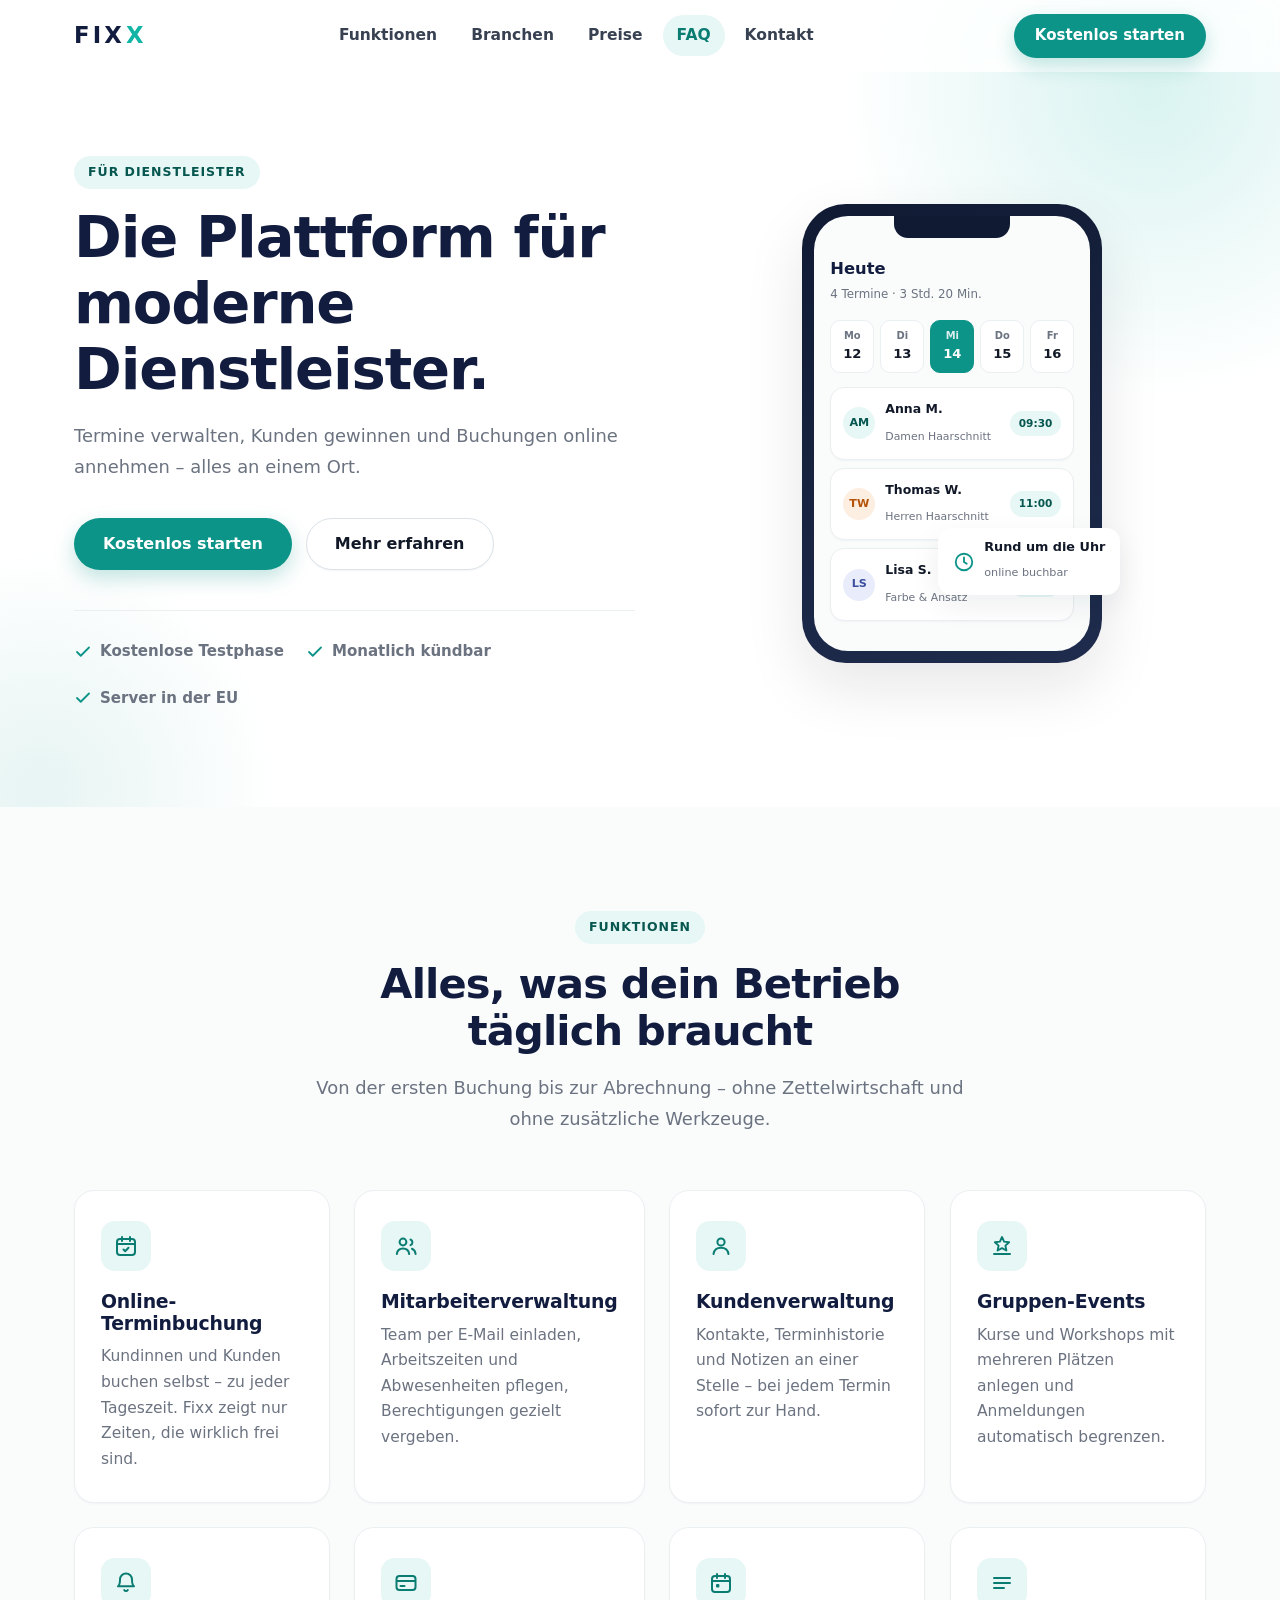
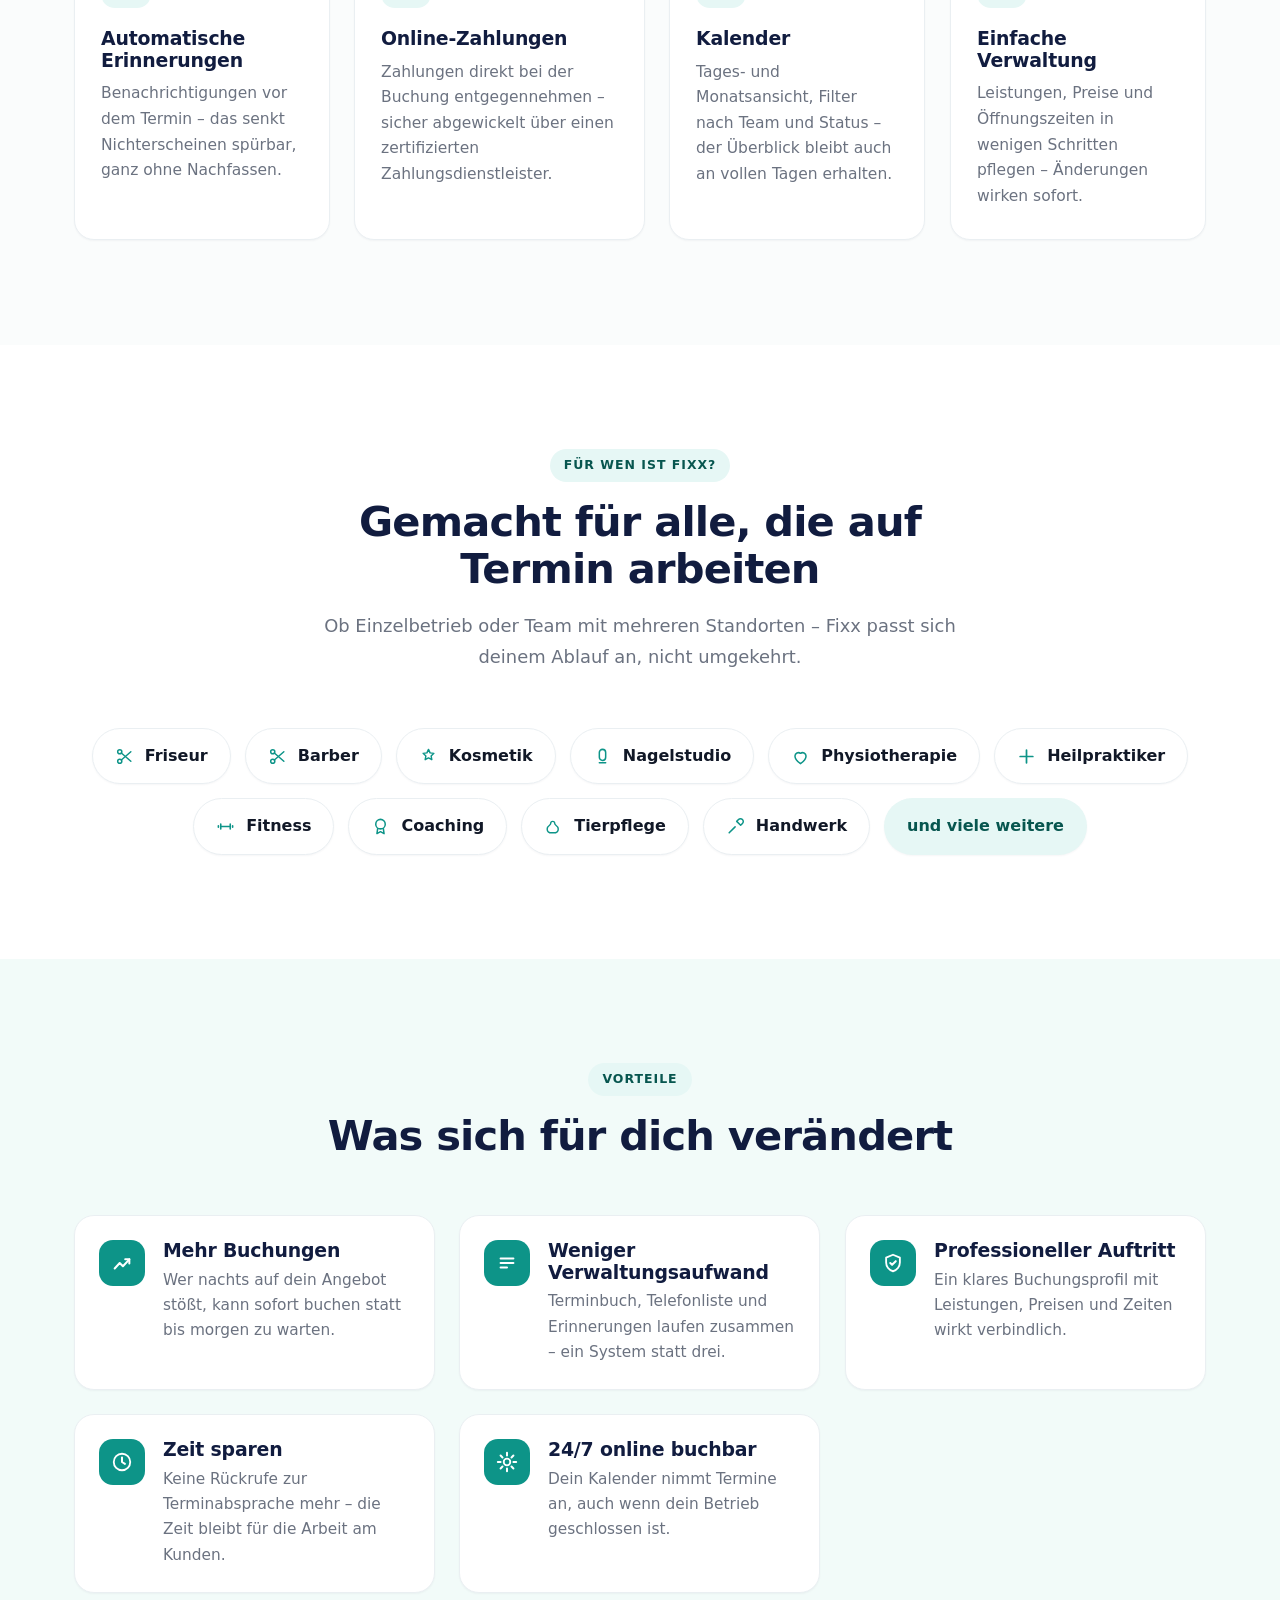
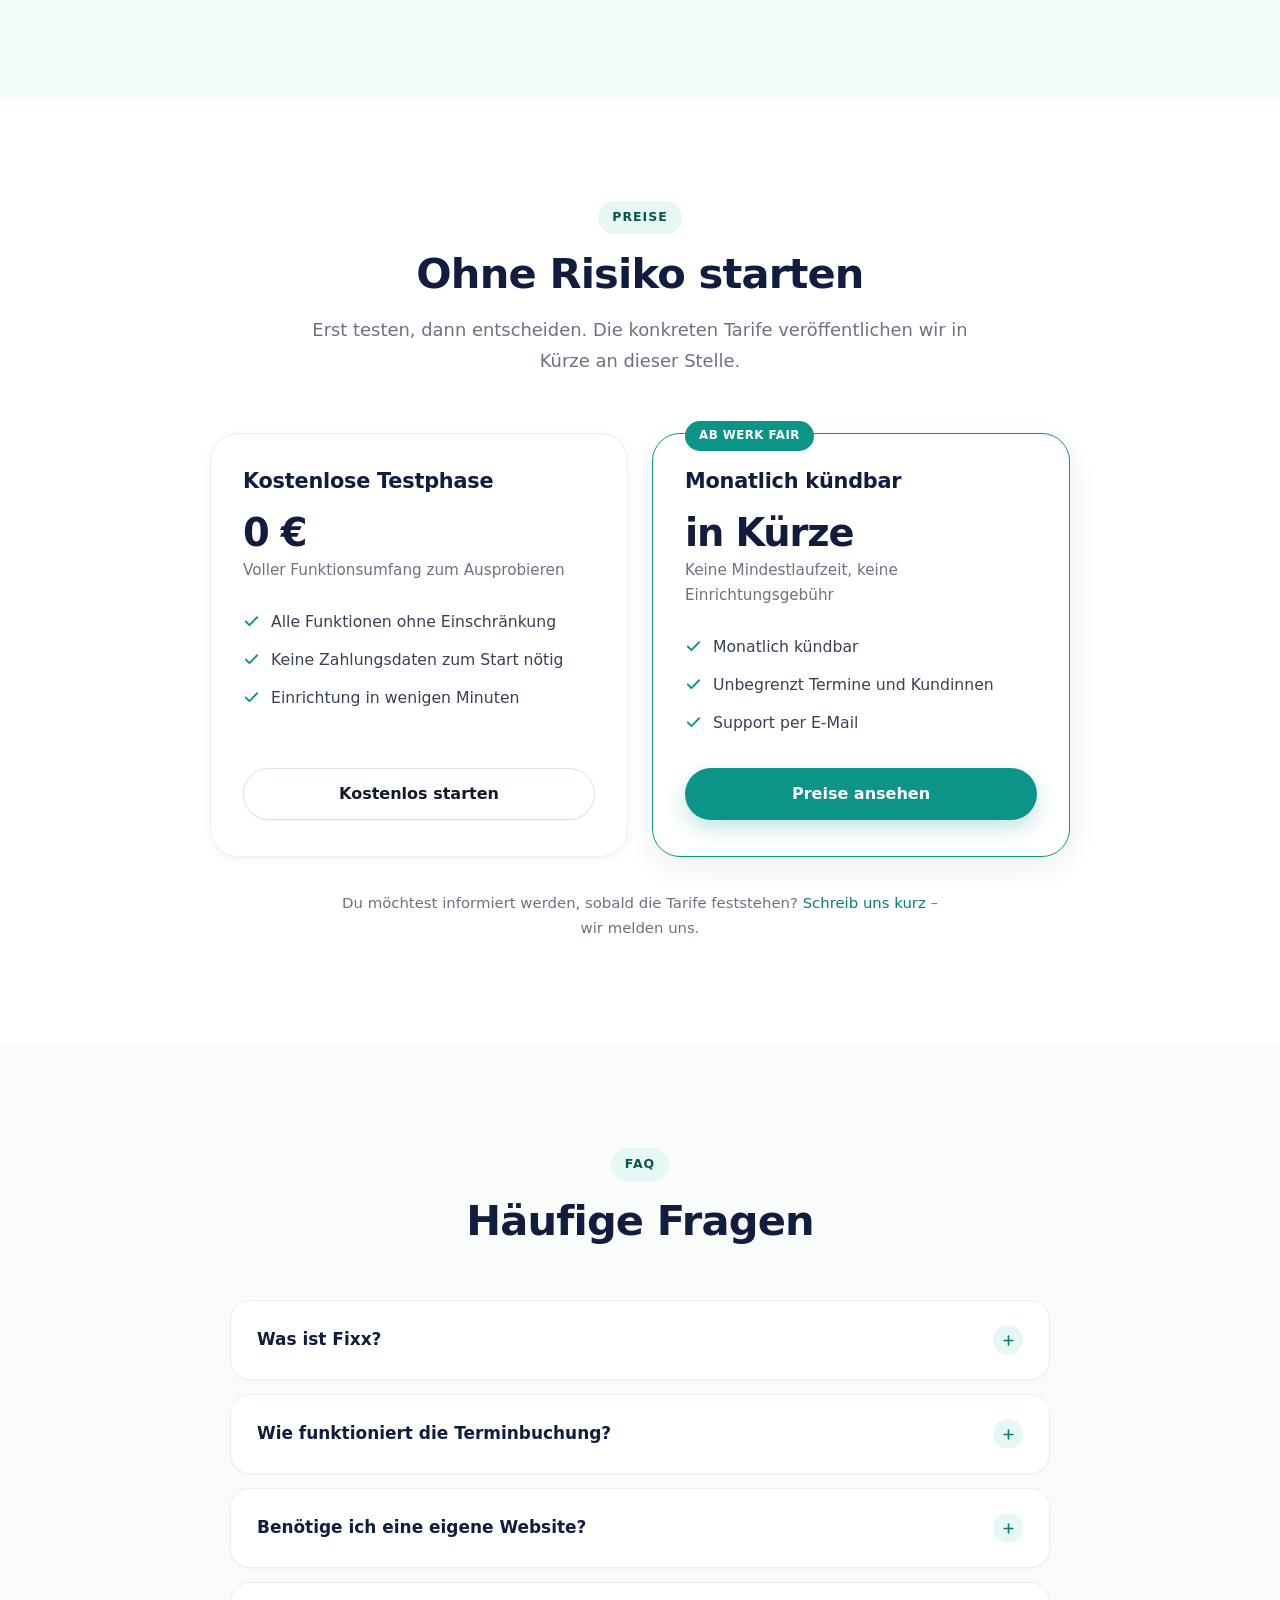
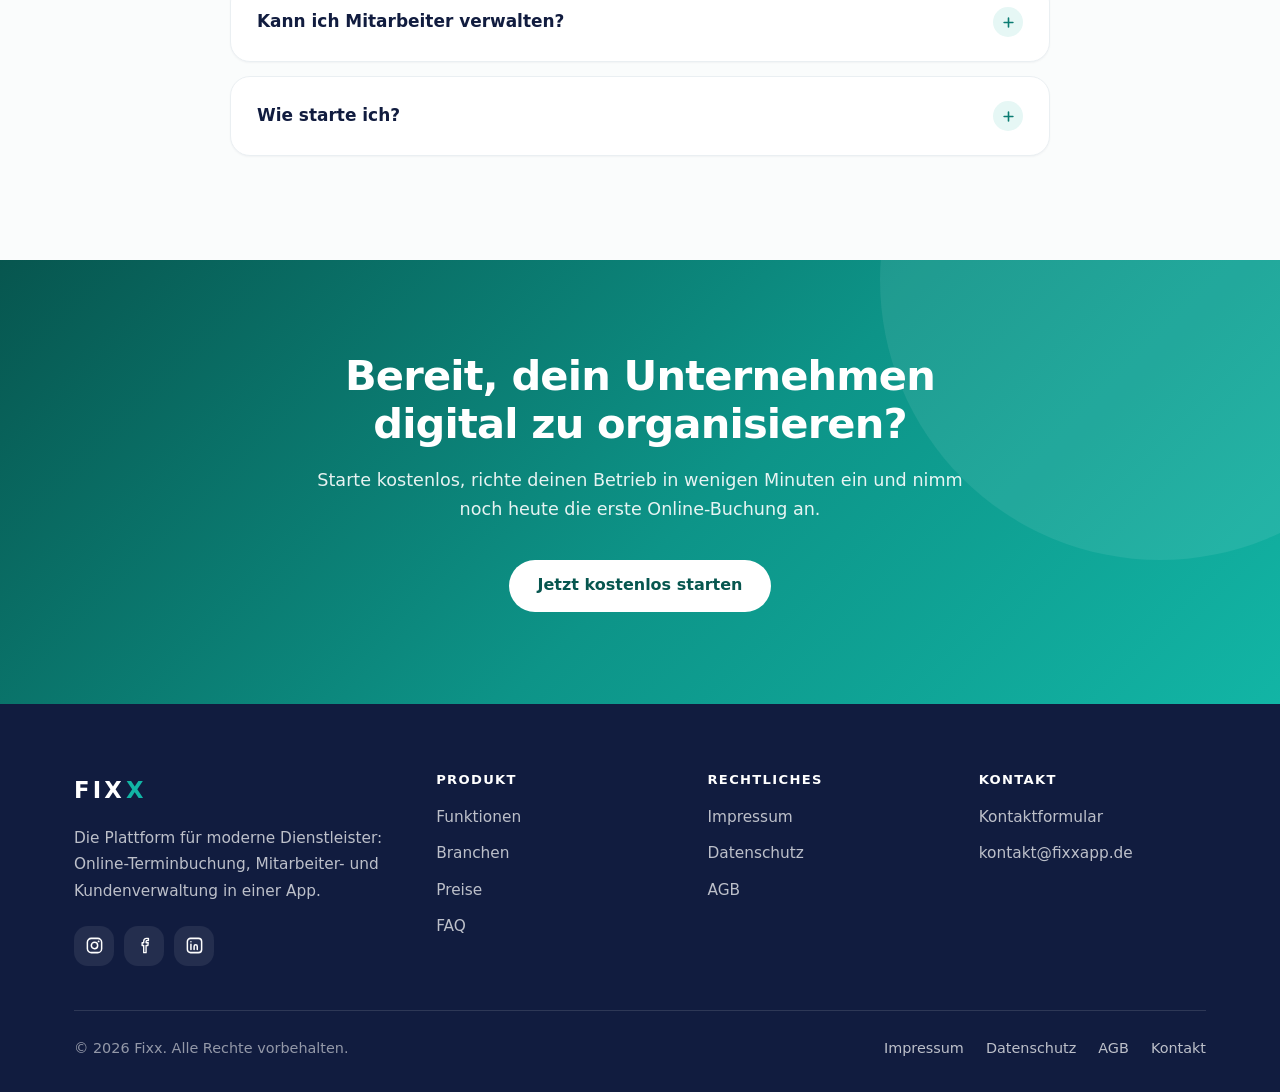
<file: index.html>
<!DOCTYPE html>
<html lang="de">
  <head>
    <meta charset="utf-8" />
    <meta name="viewport" content="width=device-width, initial-scale=1" />
    <meta name="theme-color" content="#0d9488" />

    <title>Fixx – Die Plattform für moderne Dienstleister</title>
    <meta
      name="description"
      content="Fixx bündelt Online-Terminbuchung, Mitarbeiter- und Kundenverwaltung in einer App. Termine verwalten, Kunden gewinnen und Buchungen rund um die Uhr annehmen."
    />

    <!-- HINWEIS: Domain vor dem Deployment ersetzen. Sie steht in canonical,
         den OpenGraph-Tags, robots.txt und sitemap.xml. Siehe README. -->
    <link rel="canonical" href="https://www.fixxapp.de/" />

    <!-- OpenGraph / Social -->
    <meta property="og:type" content="website" />
    <meta property="og:site_name" content="Fixx" />
    <meta property="og:locale" content="de_DE" />
    <meta property="og:url" content="https://www.fixxapp.de/" />
    <meta property="og:title" content="Fixx – Die Plattform für moderne Dienstleister" />
    <meta
      property="og:description"
      content="Termine verwalten, Kunden gewinnen und Buchungen online annehmen – alles an einem Ort."
    />
    <meta property="og:image" content="https://www.fixxapp.de/images/og-image.jpg" />
    <meta property="og:image:width" content="1200" />
    <meta property="og:image:height" content="630" />
    <meta name="twitter:card" content="summary_large_image" />
    <meta name="twitter:title" content="Fixx – Die Plattform für moderne Dienstleister" />
    <meta
      name="twitter:description"
      content="Termine verwalten, Kunden gewinnen und Buchungen online annehmen – alles an einem Ort."
    />
    <meta name="twitter:image" content="https://www.fixxapp.de/images/og-image.jpg" />

    <!-- Favicon – Platzhalter, siehe favicon/README.md -->
    <link rel="icon" href="favicon/favicon.svg" type="image/svg+xml" />
    <link rel="apple-touch-icon" href="favicon/apple-touch-icon.png" />

    <link rel="stylesheet" href="css/style.css" />
    <link rel="stylesheet" href="css/responsive.css" />
    <link rel="stylesheet" href="css/animations.css" />

    <!-- Strukturierte Daten: Unternehmen und Produkt -->
    <script type="application/ld+json">
      {
        "@context": "https://schema.org",
        "@type": "SoftwareApplication",
        "name": "Fixx",
        "applicationCategory": "BusinessApplication",
        "operatingSystem": "iOS, Android",
        "description": "Fixx ist eine Plattform für Dienstleister: Online-Terminbuchung, Mitarbeiterverwaltung, Kundenverwaltung und Gruppen-Events in einer App.",
        "url": "https://www.fixxapp.de/",
        "inLanguage": "de-DE",
        "offers": {
          "@type": "Offer",
          "category": "Kostenlose Testphase"
        }
      }
    </script>

    <!-- Strukturierte Daten: FAQ – Inhalt identisch zum sichtbaren Bereich -->
    <script type="application/ld+json">
      {
        "@context": "https://schema.org",
        "@type": "FAQPage",
        "mainEntity": [
          {
            "@type": "Question",
            "name": "Was ist Fixx?",
            "acceptedAnswer": {
              "@type": "Answer",
              "text": "Fixx ist eine Plattform für Dienstleisterinnen und Dienstleister. Kundinnen und Kunden buchen Termine online, du verwaltest Kalender, Team, Leistungen und Kundendaten an einer Stelle – vom Smartphone aus."
            }
          },
          {
            "@type": "Question",
            "name": "Wie funktioniert die Terminbuchung?",
            "acceptedAnswer": {
              "@type": "Answer",
              "text": "Du hinterlegst deine Leistungen mit Dauer und Preis sowie deine Arbeitszeiten. Fixx berechnet daraus die freien Zeitfenster. Kundinnen und Kunden sehen nur Termine, die tatsächlich verfügbar sind – Doppelbuchungen sind ausgeschlossen."
            }
          },
          {
            "@type": "Question",
            "name": "Benötige ich eine eigene Website?",
            "acceptedAnswer": {
              "@type": "Answer",
              "text": "Nein. Dein Profil in Fixx ist bereits deine Buchungsseite. Wenn du eine Website hast, kannst du den Buchungslink zusätzlich einbinden."
            }
          },
          {
            "@type": "Question",
            "name": "Kann ich Mitarbeiter verwalten?",
            "acceptedAnswer": {
              "@type": "Answer",
              "text": "Ja. Du lädst dein Team per E-Mail ein, legst individuelle Arbeitszeiten und Abwesenheiten fest und bestimmst, welche Leistungen wer anbietet. Über Berechtigungen steuerst du, worauf einzelne Mitarbeitende Zugriff haben."
            }
          },
          {
            "@type": "Question",
            "name": "Wie starte ich?",
            "acceptedAnswer": {
              "@type": "Answer",
              "text": "App laden, Betrieb anlegen, Leistungen und Öffnungszeiten hinterlegen – danach bist du online buchbar. Die Einrichtung dauert in der Regel wenige Minuten."
            }
          }
        ]
      }
    </script>
  </head>

  <body>
    <a class="skip-link" href="#main">Zum Inhalt springen</a>

    <!-- ==================================================================
         Kopfzeile
         Achtung: Kopfzeile und Footer sind auf allen Seiten identisch.
         Änderungen hier bitte in impressum / datenschutz / agb / kontakt
         nachziehen (siehe README, Abschnitt „Navigation und Footer“).
         ================================================================== -->
    <header class="header" data-header>
      <div class="container header__inner">
        <a class="logo" href="index.html" aria-label="Fixx – zur Startseite">
          FIX<span class="logo__accent">X</span>
        </a>

        <nav class="nav" aria-label="Hauptnavigation">
          <a class="nav__link" href="#funktionen" data-spy-link>Funktionen</a>
          <a class="nav__link" href="#branchen" data-spy-link>Branchen</a>
          <a class="nav__link" href="#preise" data-spy-link>Preise</a>
          <a class="nav__link" href="#faq" data-spy-link>FAQ</a>
          <a class="nav__link" href="kontakt.html">Kontakt</a>
        </nav>

        <a class="btn btn--primary btn--sm header__cta" href="#cta">Kostenlos starten</a>

        <button
          class="burger"
          type="button"
          data-burger
          aria-expanded="false"
          aria-controls="mobile-nav"
          aria-label="Menü öffnen"
        >
          <span class="burger__bar"></span>
          <span class="burger__bar"></span>
          <span class="burger__bar"></span>
        </button>
      </div>
    </header>

    <div class="mobile-nav" id="mobile-nav" data-mobile-nav>
      <ul class="mobile-nav__list">
        <li><a class="mobile-nav__link" href="#funktionen">Funktionen</a></li>
        <li><a class="mobile-nav__link" href="#branchen">Branchen</a></li>
        <li><a class="mobile-nav__link" href="#preise">Preise</a></li>
        <li><a class="mobile-nav__link" href="#faq">FAQ</a></li>
        <li><a class="mobile-nav__link" href="kontakt.html">Kontakt</a></li>
      </ul>
      <a class="btn btn--primary btn--block" href="#cta">Kostenlos starten</a>
    </div>

    <main id="main">
      <!-- ================================================================
           Hero
           ================================================================ -->
      <section class="hero">
        <div class="container hero__inner">
          <div class="hero__content">
            <span class="eyebrow">Für Dienstleister</span>
            <h1>Die Plattform für moderne Dienstleister.</h1>
            <p class="lead">
              Termine verwalten, Kunden gewinnen und Buchungen online annehmen – alles an
              einem Ort.
            </p>

            <div class="btn-row">
              <a class="btn btn--primary" href="#cta">Kostenlos starten</a>
              <a class="btn btn--ghost" href="#funktionen">Mehr erfahren</a>
            </div>

            <ul class="hero__trust">
              <li>
                <svg width="18" height="18" viewBox="0 0 24 24" fill="none" aria-hidden="true">
                  <path d="M20 6 9 17l-5-5" stroke="currentColor" stroke-width="2.4" stroke-linecap="round" stroke-linejoin="round"/>
                </svg>
                Kostenlose Testphase
              </li>
              <li>
                <svg width="18" height="18" viewBox="0 0 24 24" fill="none" aria-hidden="true">
                  <path d="M20 6 9 17l-5-5" stroke="currentColor" stroke-width="2.4" stroke-linecap="round" stroke-linejoin="round"/>
                </svg>
                Monatlich kündbar
              </li>
              <li>
                <svg width="18" height="18" viewBox="0 0 24 24" fill="none" aria-hidden="true">
                  <path d="M20 6 9 17l-5-5" stroke="currentColor" stroke-width="2.4" stroke-linecap="round" stroke-linejoin="round"/>
                </svg>
                Server in der EU
              </li>
            </ul>
          </div>

          <!-- Platzhalter für den App-Screenshot: vollständig in HTML/CSS
               gezeichnet, damit kein Bild geladen werden muss.
               Ersetzen: siehe README, Abschnitt „Screenshot einsetzen“. -->
          <div class="mockup" role="img" aria-label="Vorschau der Fixx-App: Tagesübersicht mit gebuchten Terminen">
            <div class="mockup__screen">
              <div class="mockup__notch"></div>
              <div class="mockup__body">
                <div class="mockup__title">Heute</div>
                <div class="mockup__sub">4 Termine · 3 Std. 20 Min.</div>

                <div class="mockup__days">
                  <div class="mockup__day">Mo<span>12</span></div>
                  <div class="mockup__day">Di<span>13</span></div>
                  <div class="mockup__day is-active">Mi<span>14</span></div>
                  <div class="mockup__day">Do<span>15</span></div>
                  <div class="mockup__day">Fr<span>16</span></div>
                </div>

                <div class="mockup__card">
                  <div class="mockup__avatar">AM</div>
                  <div class="mockup__line">
                    <strong>Anna M.</strong>
                    <small>Damen Haarschnitt</small>
                  </div>
                  <div class="mockup__time">09:30</div>
                </div>

                <div class="mockup__card">
                  <div class="mockup__avatar mockup__avatar--b">TW</div>
                  <div class="mockup__line">
                    <strong>Thomas W.</strong>
                    <small>Herren Haarschnitt</small>
                  </div>
                  <div class="mockup__time">11:00</div>
                </div>

                <div class="mockup__card">
                  <div class="mockup__avatar mockup__avatar--c">LS</div>
                  <div class="mockup__line">
                    <strong>Lisa S.</strong>
                    <small>Farbe &amp; Ansatz</small>
                  </div>
                  <div class="mockup__time">13:15</div>
                </div>
              </div>
            </div>

            <div class="mockup__badge">
              <svg width="22" height="22" viewBox="0 0 24 24" fill="none" aria-hidden="true">
                <circle cx="12" cy="12" r="9" stroke="currentColor" stroke-width="2"/>
                <path d="M12 7v5l3 2" stroke="currentColor" stroke-width="2" stroke-linecap="round" stroke-linejoin="round"/>
              </svg>
              <span>
                <strong>Rund um die Uhr</strong>
                <small>online buchbar</small>
              </span>
            </div>
          </div>
        </div>
      </section>

      <!-- ================================================================
           Funktionen
           ================================================================ -->
      <section class="section section--alt" id="funktionen">
        <div class="container">
          <div class="section__head" data-reveal>
            <span class="eyebrow">Funktionen</span>
            <h2>Alles, was dein Betrieb täglich braucht</h2>
            <p class="lead">
              Von der ersten Buchung bis zur Abrechnung – ohne Zettelwirtschaft und ohne
              zusätzliche Werkzeuge.
            </p>
          </div>

          <div class="grid grid--4">
            <article class="card" data-reveal data-delay="1">
              <div class="card__icon">
                <svg width="24" height="24" viewBox="0 0 24 24" fill="none" aria-hidden="true">
                  <rect x="3" y="5" width="18" height="16" rx="3" stroke="currentColor" stroke-width="2"/>
                  <path d="M8 3v4M16 3v4M3 10h18" stroke="currentColor" stroke-width="2" stroke-linecap="round"/>
                  <path d="m9.5 15.5 1.7 1.7 3.3-3.4" stroke="currentColor" stroke-width="2" stroke-linecap="round" stroke-linejoin="round"/>
                </svg>
              </div>
              <h3>Online-Terminbuchung</h3>
              <p>
                Kundinnen und Kunden buchen selbst – zu jeder Tageszeit. Fixx zeigt nur
                Zeiten, die wirklich frei sind.
              </p>
            </article>

            <article class="card" data-reveal data-delay="2">
              <div class="card__icon">
                <svg width="24" height="24" viewBox="0 0 24 24" fill="none" aria-hidden="true">
                  <circle cx="9" cy="8" r="3.4" stroke="currentColor" stroke-width="2"/>
                  <path d="M2.8 20c.5-3.3 3-5.4 6.2-5.4s5.7 2.1 6.2 5.4" stroke="currentColor" stroke-width="2" stroke-linecap="round"/>
                  <path d="M16.5 5.5a3 3 0 0 1 0 5.6M18 14.8c2 .8 3.3 2.6 3.6 5.2" stroke="currentColor" stroke-width="2" stroke-linecap="round"/>
                </svg>
              </div>
              <h3>Mitarbeiterverwaltung</h3>
              <p>
                Team per E-Mail einladen, Arbeitszeiten und Abwesenheiten pflegen,
                Berechtigungen gezielt vergeben.
              </p>
            </article>

            <article class="card" data-reveal data-delay="3">
              <div class="card__icon">
                <svg width="24" height="24" viewBox="0 0 24 24" fill="none" aria-hidden="true">
                  <circle cx="12" cy="8" r="3.6" stroke="currentColor" stroke-width="2"/>
                  <path d="M4.5 20c.6-3.8 3.6-6.2 7.5-6.2s6.9 2.4 7.5 6.2" stroke="currentColor" stroke-width="2" stroke-linecap="round"/>
                </svg>
              </div>
              <h3>Kundenverwaltung</h3>
              <p>
                Kontakte, Terminhistorie und Notizen an einer Stelle – bei jedem Termin
                sofort zur Hand.
              </p>
            </article>

            <article class="card" data-reveal data-delay="4">
              <div class="card__icon">
                <svg width="24" height="24" viewBox="0 0 24 24" fill="none" aria-hidden="true">
                  <path d="m12 3 2.1 4.6 5 .6-3.7 3.4 1 4.9L12 14.1 7.6 16.5l1-4.9L4.9 8.2l5-.6L12 3Z" stroke="currentColor" stroke-width="1.9" stroke-linejoin="round"/>
                  <path d="M4 20h16" stroke="currentColor" stroke-width="2" stroke-linecap="round"/>
                </svg>
              </div>
              <h3>Gruppen-Events</h3>
              <p>
                Kurse und Workshops mit mehreren Plätzen anlegen und Anmeldungen
                automatisch begrenzen.
              </p>
            </article>

            <article class="card" data-reveal data-delay="1">
              <div class="card__icon">
                <svg width="24" height="24" viewBox="0 0 24 24" fill="none" aria-hidden="true">
                  <path d="M18 8.5a6 6 0 1 0-12 0c0 5.3-2 6.8-2 6.8h16s-2-1.5-2-6.8Z" stroke="currentColor" stroke-width="2" stroke-linejoin="round"/>
                  <path d="M10.2 19a2.1 2.1 0 0 0 3.6 0" stroke="currentColor" stroke-width="2" stroke-linecap="round"/>
                </svg>
              </div>
              <h3>Automatische Erinnerungen</h3>
              <p>
                Benachrichtigungen vor dem Termin – das senkt Nichterscheinen spürbar,
                ganz ohne Nachfassen.
              </p>
            </article>

            <article class="card" data-reveal data-delay="2">
              <div class="card__icon">
                <svg width="24" height="24" viewBox="0 0 24 24" fill="none" aria-hidden="true">
                  <rect x="2.5" y="5" width="19" height="14" rx="3" stroke="currentColor" stroke-width="2"/>
                  <path d="M2.5 10h19" stroke="currentColor" stroke-width="2"/>
                  <path d="M6.5 15h4" stroke="currentColor" stroke-width="2" stroke-linecap="round"/>
                </svg>
              </div>
              <h3>Online-Zahlungen</h3>
              <p>
                Zahlungen direkt bei der Buchung entgegennehmen – sicher abgewickelt über
                einen zertifizierten Zahlungsdienstleister.
              </p>
            </article>

            <article class="card" data-reveal data-delay="3">
              <div class="card__icon">
                <svg width="24" height="24" viewBox="0 0 24 24" fill="none" aria-hidden="true">
                  <rect x="3" y="5" width="18" height="16" rx="3" stroke="currentColor" stroke-width="2"/>
                  <path d="M8 3v4M16 3v4M3 10h18" stroke="currentColor" stroke-width="2" stroke-linecap="round"/>
                  <rect x="7" y="13" width="3.4" height="3.4" rx="1" fill="currentColor"/>
                </svg>
              </div>
              <h3>Kalender</h3>
              <p>
                Tages- und Monatsansicht, Filter nach Team und Status – der Überblick
                bleibt auch an vollen Tagen erhalten.
              </p>
            </article>

            <article class="card" data-reveal data-delay="4">
              <div class="card__icon">
                <svg width="24" height="24" viewBox="0 0 24 24" fill="none" aria-hidden="true">
                  <path d="M4 7h16M4 12h16M4 17h10" stroke="currentColor" stroke-width="2" stroke-linecap="round"/>
                </svg>
              </div>
              <h3>Einfache Verwaltung</h3>
              <p>
                Leistungen, Preise und Öffnungszeiten in wenigen Schritten pflegen –
                Änderungen wirken sofort.
              </p>
            </article>
          </div>
        </div>
      </section>

      <!-- ================================================================
           Branchen
           ================================================================ -->
      <section class="section" id="branchen">
        <div class="container">
          <div class="section__head" data-reveal>
            <span class="eyebrow">Für wen ist Fixx?</span>
            <h2>Gemacht für alle, die auf Termin arbeiten</h2>
            <p class="lead">
              Ob Einzelbetrieb oder Team mit mehreren Standorten – Fixx passt sich deinem
              Ablauf an, nicht umgekehrt.
            </p>
          </div>

          <ul class="industries" data-reveal>
            <li class="industry">
              <svg width="19" height="19" viewBox="0 0 24 24" fill="none" aria-hidden="true"><circle cx="6" cy="6" r="2.6" stroke="currentColor" stroke-width="1.9"/><circle cx="6" cy="18" r="2.6" stroke="currentColor" stroke-width="1.9"/><path d="M8 7.6 20 18M8 16.4 20 6" stroke="currentColor" stroke-width="1.9" stroke-linecap="round"/></svg>
              Friseur
            </li>
            <li class="industry">
              <svg width="19" height="19" viewBox="0 0 24 24" fill="none" aria-hidden="true"><circle cx="6" cy="6" r="2.6" stroke="currentColor" stroke-width="1.9"/><circle cx="6" cy="18" r="2.6" stroke="currentColor" stroke-width="1.9"/><path d="M8 7.6 20 18M8 16.4 20 6" stroke="currentColor" stroke-width="1.9" stroke-linecap="round"/></svg>
              Barber
            </li>
            <li class="industry">
              <svg width="19" height="19" viewBox="0 0 24 24" fill="none" aria-hidden="true"><path d="m12 3 2 4.4 4.8.6-3.5 3.3.9 4.7L12 13.7 7.8 16l.9-4.7-3.5-3.3 4.8-.6L12 3Z" stroke="currentColor" stroke-width="1.8" stroke-linejoin="round"/></svg>
              Kosmetik
            </li>
            <li class="industry">
              <svg width="19" height="19" viewBox="0 0 24 24" fill="none" aria-hidden="true"><rect x="8" y="3" width="8" height="14" rx="4" stroke="currentColor" stroke-width="1.9"/><path d="M8 20h8" stroke="currentColor" stroke-width="1.9" stroke-linecap="round"/></svg>
              Nagelstudio
            </li>
            <li class="industry">
              <svg width="19" height="19" viewBox="0 0 24 24" fill="none" aria-hidden="true"><path d="M12 21s-7-4.4-7-9.6A4.4 4.4 0 0 1 12 8a4.4 4.4 0 0 1 7 3.4C19 16.6 12 21 12 21Z" stroke="currentColor" stroke-width="1.9" stroke-linejoin="round"/></svg>
              Physiotherapie
            </li>
            <li class="industry">
              <svg width="19" height="19" viewBox="0 0 24 24" fill="none" aria-hidden="true"><path d="M12 4v16M4 12h16" stroke="currentColor" stroke-width="2.2" stroke-linecap="round"/></svg>
              Heilpraktiker
            </li>
            <li class="industry">
              <svg width="19" height="19" viewBox="0 0 24 24" fill="none" aria-hidden="true"><path d="M6 9v6M18 9v6M3 11v2M21 11v2M6 12h12" stroke="currentColor" stroke-width="2" stroke-linecap="round"/></svg>
              Fitness
            </li>
            <li class="industry">
              <svg width="19" height="19" viewBox="0 0 24 24" fill="none" aria-hidden="true"><path d="M12 15a6 6 0 1 0 0-12 6 6 0 0 0 0 12Z" stroke="currentColor" stroke-width="1.9"/><path d="m8.5 14-1 7 4.5-2.5L16.5 21l-1-7" stroke="currentColor" stroke-width="1.9" stroke-linejoin="round"/></svg>
              Coaching
            </li>
            <li class="industry">
              <svg width="19" height="19" viewBox="0 0 24 24" fill="none" aria-hidden="true"><path d="M12 20c3.9 0 6-2.2 6-5 0-2.4-1.6-3.6-3-4.6-1.1-.8-1.5-1.6-1.5-2.4a2.5 2.5 0 0 0-5 0c0 .8-.4 1.6-1.5 2.4C5.6 11.4 4 12.6 4 15c0 2.8 2.1 5 6 5Z" stroke="currentColor" stroke-width="1.8" stroke-linejoin="round"/></svg>
              Tierpflege
            </li>
            <li class="industry">
              <svg width="19" height="19" viewBox="0 0 24 24" fill="none" aria-hidden="true"><path d="m14.5 6.5 3 3M4 20l7.5-7.5M15.8 3.2a3.5 3.5 0 0 1 5 5l-2.3 2.3-5-5 2.3-2.3Z" stroke="currentColor" stroke-width="1.9" stroke-linecap="round" stroke-linejoin="round"/></svg>
              Handwerk
            </li>
            <li class="industry industry--more">und viele weitere</li>
          </ul>
        </div>
      </section>

      <!-- ================================================================
           Vorteile
           ================================================================ -->
      <section class="section section--mint" id="vorteile">
        <div class="container">
          <div class="section__head" data-reveal>
            <span class="eyebrow">Vorteile</span>
            <h2>Was sich für dich verändert</h2>
          </div>

          <div class="grid grid--3">
            <article class="benefit" data-reveal data-delay="1">
              <div class="benefit__icon">
                <svg width="22" height="22" viewBox="0 0 24 24" fill="none" aria-hidden="true"><path d="M4 18 9.5 12l3.5 3.5L20 8" stroke="currentColor" stroke-width="2.2" stroke-linecap="round" stroke-linejoin="round"/><path d="M20 8h-4.5M20 8v4.5" stroke="currentColor" stroke-width="2.2" stroke-linecap="round" stroke-linejoin="round"/></svg>
              </div>
              <div>
                <h3>Mehr Buchungen</h3>
                <p>Wer nachts auf dein Angebot stößt, kann sofort buchen statt bis morgen zu warten.</p>
              </div>
            </article>

            <article class="benefit" data-reveal data-delay="2">
              <div class="benefit__icon">
                <svg width="22" height="22" viewBox="0 0 24 24" fill="none" aria-hidden="true"><path d="M5 7h14M5 12h14M5 17h7" stroke="currentColor" stroke-width="2.2" stroke-linecap="round"/></svg>
              </div>
              <div>
                <h3>Weniger Verwaltungsaufwand</h3>
                <p>Terminbuch, Telefonliste und Erinnerungen laufen zusammen – ein System statt drei.</p>
              </div>
            </article>

            <article class="benefit" data-reveal data-delay="3">
              <div class="benefit__icon">
                <svg width="22" height="22" viewBox="0 0 24 24" fill="none" aria-hidden="true"><path d="M12 3 4.5 6.2v5.2c0 4.4 3.1 8.5 7.5 9.6 4.4-1.1 7.5-5.2 7.5-9.6V6.2L12 3Z" stroke="currentColor" stroke-width="2" stroke-linejoin="round"/><path d="m9 12 2 2 4-4" stroke="currentColor" stroke-width="2.2" stroke-linecap="round" stroke-linejoin="round"/></svg>
              </div>
              <div>
                <h3>Professioneller Auftritt</h3>
                <p>Ein klares Buchungsprofil mit Leistungen, Preisen und Zeiten wirkt verbindlich.</p>
              </div>
            </article>

            <article class="benefit" data-reveal data-delay="4">
              <div class="benefit__icon">
                <svg width="22" height="22" viewBox="0 0 24 24" fill="none" aria-hidden="true"><circle cx="12" cy="12" r="9" stroke="currentColor" stroke-width="2"/><path d="M12 7v5l3.2 2" stroke="currentColor" stroke-width="2.2" stroke-linecap="round" stroke-linejoin="round"/></svg>
              </div>
              <div>
                <h3>Zeit sparen</h3>
                <p>Keine Rückrufe zur Terminabsprache mehr – die Zeit bleibt für die Arbeit am Kunden.</p>
              </div>
            </article>

            <article class="benefit" data-reveal data-delay="5">
              <div class="benefit__icon">
                <svg width="22" height="22" viewBox="0 0 24 24" fill="none" aria-hidden="true"><path d="M12 2v3M12 19v3M2 12h3M19 12h3M5 5l2.1 2.1M16.9 16.9 19 19M19 5l-2.1 2.1M7.1 16.9 5 19" stroke="currentColor" stroke-width="2.2" stroke-linecap="round"/><circle cx="12" cy="12" r="3.6" stroke="currentColor" stroke-width="2"/></svg>
              </div>
              <div>
                <h3>24/7 online buchbar</h3>
                <p>Dein Kalender nimmt Termine an, auch wenn dein Betrieb geschlossen ist.</p>
              </div>
            </article>
          </div>
        </div>
      </section>

      <!-- ================================================================
           Preise – Platzhalter, konkrete Beträge folgen
           ================================================================ -->
      <section class="section" id="preise">
        <div class="container">
          <div class="section__head" data-reveal>
            <span class="eyebrow">Preise</span>
            <h2>Ohne Risiko starten</h2>
            <p class="lead">
              Erst testen, dann entscheiden. Die konkreten Tarife veröffentlichen wir in
              Kürze an dieser Stelle.
            </p>
          </div>

          <div class="pricing">
            <article class="plan" data-reveal data-delay="1">
              <h3>Kostenlose Testphase</h3>
              <div class="plan__price">0 €</div>
              <p class="plan__note">Voller Funktionsumfang zum Ausprobieren</p>
              <ul class="plan__list">
                <li>
                  <svg width="17" height="17" viewBox="0 0 24 24" fill="none" aria-hidden="true"><path d="M20 6 9 17l-5-5" stroke="currentColor" stroke-width="2.6" stroke-linecap="round" stroke-linejoin="round"/></svg>
                  Alle Funktionen ohne Einschränkung
                </li>
                <li>
                  <svg width="17" height="17" viewBox="0 0 24 24" fill="none" aria-hidden="true"><path d="M20 6 9 17l-5-5" stroke="currentColor" stroke-width="2.6" stroke-linecap="round" stroke-linejoin="round"/></svg>
                  Keine Zahlungsdaten zum Start nötig
                </li>
                <li>
                  <svg width="17" height="17" viewBox="0 0 24 24" fill="none" aria-hidden="true"><path d="M20 6 9 17l-5-5" stroke="currentColor" stroke-width="2.6" stroke-linecap="round" stroke-linejoin="round"/></svg>
                  Einrichtung in wenigen Minuten
                </li>
              </ul>
              <a class="btn btn--ghost btn--block" href="#cta">Kostenlos starten</a>
            </article>

            <article class="plan plan--featured" data-reveal data-delay="2">
              <span class="plan__tag">Ab Werk fair</span>
              <h3>Monatlich kündbar</h3>
              <div class="plan__price">in Kürze</div>
              <p class="plan__note">Keine Mindestlaufzeit, keine Einrichtungsgebühr</p>
              <ul class="plan__list">
                <li>
                  <svg width="17" height="17" viewBox="0 0 24 24" fill="none" aria-hidden="true"><path d="M20 6 9 17l-5-5" stroke="currentColor" stroke-width="2.6" stroke-linecap="round" stroke-linejoin="round"/></svg>
                  Monatlich kündbar
                </li>
                <li>
                  <svg width="17" height="17" viewBox="0 0 24 24" fill="none" aria-hidden="true"><path d="M20 6 9 17l-5-5" stroke="currentColor" stroke-width="2.6" stroke-linecap="round" stroke-linejoin="round"/></svg>
                  Unbegrenzt Termine und Kundinnen
                </li>
                <li>
                  <svg width="17" height="17" viewBox="0 0 24 24" fill="none" aria-hidden="true"><path d="M20 6 9 17l-5-5" stroke="currentColor" stroke-width="2.6" stroke-linecap="round" stroke-linejoin="round"/></svg>
                  Support per E-Mail
                </li>
              </ul>
              <a class="btn btn--primary btn--block" href="kontakt.html">Preise ansehen</a>
            </article>
          </div>

          <p class="pricing__footnote" data-reveal>
            Du möchtest informiert werden, sobald die Tarife feststehen?
            <a href="kontakt.html">Schreib uns kurz</a> – wir melden uns.
          </p>
        </div>
      </section>

      <!-- ================================================================
           FAQ
           ================================================================ -->
      <section class="section section--alt" id="faq">
        <div class="container">
          <div class="section__head" data-reveal>
            <span class="eyebrow">FAQ</span>
            <h2>Häufige Fragen</h2>
          </div>

          <div class="faq">
            <article class="faq__item" data-faq-item data-reveal>
              <h3>
                <button class="faq__q" type="button" data-faq-q aria-expanded="false" aria-controls="faq-a1" id="faq-q1">
                  Was ist Fixx?
                  <span class="faq__icon" aria-hidden="true">
                    <svg width="15" height="15" viewBox="0 0 24 24" fill="none"><path d="M12 5v14M5 12h14" stroke="currentColor" stroke-width="2.6" stroke-linecap="round"/></svg>
                  </span>
                </button>
              </h3>
              <div class="faq__a" id="faq-a1" role="region" aria-labelledby="faq-q1" data-faq-a hidden>
                <div>
                  Fixx ist eine Plattform für Dienstleisterinnen und Dienstleister.
                  Kundinnen und Kunden buchen Termine online, du verwaltest Kalender,
                  Team, Leistungen und Kundendaten an einer Stelle – vom Smartphone aus.
                </div>
              </div>
            </article>

            <article class="faq__item" data-faq-item data-reveal>
              <h3>
                <button class="faq__q" type="button" data-faq-q aria-expanded="false" aria-controls="faq-a2" id="faq-q2">
                  Wie funktioniert die Terminbuchung?
                  <span class="faq__icon" aria-hidden="true">
                    <svg width="15" height="15" viewBox="0 0 24 24" fill="none"><path d="M12 5v14M5 12h14" stroke="currentColor" stroke-width="2.6" stroke-linecap="round"/></svg>
                  </span>
                </button>
              </h3>
              <div class="faq__a" id="faq-a2" role="region" aria-labelledby="faq-q2" data-faq-a hidden>
                <div>
                  Du hinterlegst deine Leistungen mit Dauer und Preis sowie deine
                  Arbeitszeiten. Fixx berechnet daraus die freien Zeitfenster. Kundinnen
                  und Kunden sehen nur Termine, die tatsächlich verfügbar sind –
                  Doppelbuchungen sind ausgeschlossen.
                </div>
              </div>
            </article>

            <article class="faq__item" data-faq-item data-reveal>
              <h3>
                <button class="faq__q" type="button" data-faq-q aria-expanded="false" aria-controls="faq-a3" id="faq-q3">
                  Benötige ich eine eigene Website?
                  <span class="faq__icon" aria-hidden="true">
                    <svg width="15" height="15" viewBox="0 0 24 24" fill="none"><path d="M12 5v14M5 12h14" stroke="currentColor" stroke-width="2.6" stroke-linecap="round"/></svg>
                  </span>
                </button>
              </h3>
              <div class="faq__a" id="faq-a3" role="region" aria-labelledby="faq-q3" data-faq-a hidden>
                <div>
                  Nein. Dein Profil in Fixx ist bereits deine Buchungsseite. Wenn du eine
                  Website hast, kannst du den Buchungslink zusätzlich einbinden.
                </div>
              </div>
            </article>

            <article class="faq__item" data-faq-item data-reveal>
              <h3>
                <button class="faq__q" type="button" data-faq-q aria-expanded="false" aria-controls="faq-a4" id="faq-q4">
                  Kann ich Mitarbeiter verwalten?
                  <span class="faq__icon" aria-hidden="true">
                    <svg width="15" height="15" viewBox="0 0 24 24" fill="none"><path d="M12 5v14M5 12h14" stroke="currentColor" stroke-width="2.6" stroke-linecap="round"/></svg>
                  </span>
                </button>
              </h3>
              <div class="faq__a" id="faq-a4" role="region" aria-labelledby="faq-q4" data-faq-a hidden>
                <div>
                  Ja. Du lädst dein Team per E-Mail ein, legst individuelle Arbeitszeiten
                  und Abwesenheiten fest und bestimmst, welche Leistungen wer anbietet.
                  Über Berechtigungen steuerst du, worauf einzelne Mitarbeitende Zugriff
                  haben.
                </div>
              </div>
            </article>

            <article class="faq__item" data-faq-item data-reveal>
              <h3>
                <button class="faq__q" type="button" data-faq-q aria-expanded="false" aria-controls="faq-a5" id="faq-q5">
                  Wie starte ich?
                  <span class="faq__icon" aria-hidden="true">
                    <svg width="15" height="15" viewBox="0 0 24 24" fill="none"><path d="M12 5v14M5 12h14" stroke="currentColor" stroke-width="2.6" stroke-linecap="round"/></svg>
                  </span>
                </button>
              </h3>
              <div class="faq__a" id="faq-a5" role="region" aria-labelledby="faq-q5" data-faq-a hidden>
                <div>
                  App laden, Betrieb anlegen, Leistungen und Öffnungszeiten hinterlegen –
                  danach bist du online buchbar. Die Einrichtung dauert in der Regel
                  wenige Minuten.
                </div>
              </div>
            </article>
          </div>
        </div>
      </section>

      <!-- ================================================================
           Call-to-Action
           ================================================================ -->
      <section class="cta" id="cta">
        <div class="container cta__inner" data-reveal="scale">
          <h2>Bereit, dein Unternehmen digital zu organisieren?</h2>
          <p>
            Starte kostenlos, richte deinen Betrieb in wenigen Minuten ein und nimm noch
            heute die erste Online-Buchung an.
          </p>
          <div class="btn-row btn-row--center">
            <a class="btn btn--light" href="kontakt.html">Jetzt kostenlos starten</a>
          </div>
        </div>
      </section>
    </main>

    <!-- ==================================================================
         Footer – auf allen Seiten identisch
         ================================================================== -->
    <footer class="footer">
      <div class="container">
        <div class="footer__grid">
          <div>
            <span class="logo">FIX<span class="logo__accent">X</span></span>
            <p class="footer__about">
              Die Plattform für moderne Dienstleister: Online-Terminbuchung,
              Mitarbeiter- und Kundenverwaltung in einer App.
            </p>
            <div class="footer__social">
              <!-- Platzhalter: echte Profil-URLs eintragen, sobald vorhanden -->
              <a href="#" aria-label="Fixx bei Instagram">
                <svg width="19" height="19" viewBox="0 0 24 24" fill="none" aria-hidden="true"><rect x="3" y="3" width="18" height="18" rx="5" stroke="currentColor" stroke-width="1.9"/><circle cx="12" cy="12" r="4" stroke="currentColor" stroke-width="1.9"/><circle cx="17.2" cy="6.8" r="1.2" fill="currentColor"/></svg>
              </a>
              <a href="#" aria-label="Fixx bei Facebook">
                <svg width="19" height="19" viewBox="0 0 24 24" fill="none" aria-hidden="true"><path d="M14 8.5V7c0-.9.4-1.3 1.4-1.3H17V3h-2.4C11.8 3 11 4.4 11 6.6v1.9H9V12h2v9h3v-9h2.3l.4-3.5H14Z" stroke="currentColor" stroke-width="1.7" stroke-linejoin="round"/></svg>
              </a>
              <a href="#" aria-label="Fixx bei LinkedIn">
                <svg width="19" height="19" viewBox="0 0 24 24" fill="none" aria-hidden="true"><rect x="3" y="3" width="18" height="18" rx="4" stroke="currentColor" stroke-width="1.9"/><path d="M7.5 10.5V17M7.5 7.3v.1M11.5 17v-3.6c0-1.3.9-2.2 2-2.2s2 .9 2 2.2V17" stroke="currentColor" stroke-width="1.9" stroke-linecap="round"/></svg>
              </a>
            </div>
          </div>

          <div>
            <h4>Produkt</h4>
            <ul class="footer__list">
              <li><a href="index.html#funktionen">Funktionen</a></li>
              <li><a href="index.html#branchen">Branchen</a></li>
              <li><a href="index.html#preise">Preise</a></li>
              <li><a href="index.html#faq">FAQ</a></li>
            </ul>
          </div>

          <div>
            <h4>Rechtliches</h4>
            <ul class="footer__list">
              <li><a href="impressum.html">Impressum</a></li>
              <li><a href="datenschutz.html">Datenschutz</a></li>
              <li><a href="agb.html">AGB</a></li>
            </ul>
          </div>

          <div>
            <h4>Kontakt</h4>
            <ul class="footer__list">
              <li><a href="kontakt.html">Kontaktformular</a></li>
              <!-- Platzhalter: echte Adresse eintragen -->
              <li><a href="mailto:kontakt@fixxapp.de">kontakt@fixxapp.de</a></li>
            </ul>
          </div>
        </div>

        <div class="footer__bottom">
          <p>&copy; <span data-year>2026</span> Fixx. Alle Rechte vorbehalten.</p>
          <nav aria-label="Rechtliche Hinweise">
            <a href="impressum.html">Impressum</a>
            <a href="datenschutz.html">Datenschutz</a>
            <a href="agb.html">AGB</a>
            <a href="kontakt.html">Kontakt</a>
          </nav>
        </div>
      </div>
    </footer>
    <script src="js/script.js" defer></script>
  </body>
</html>
</file>
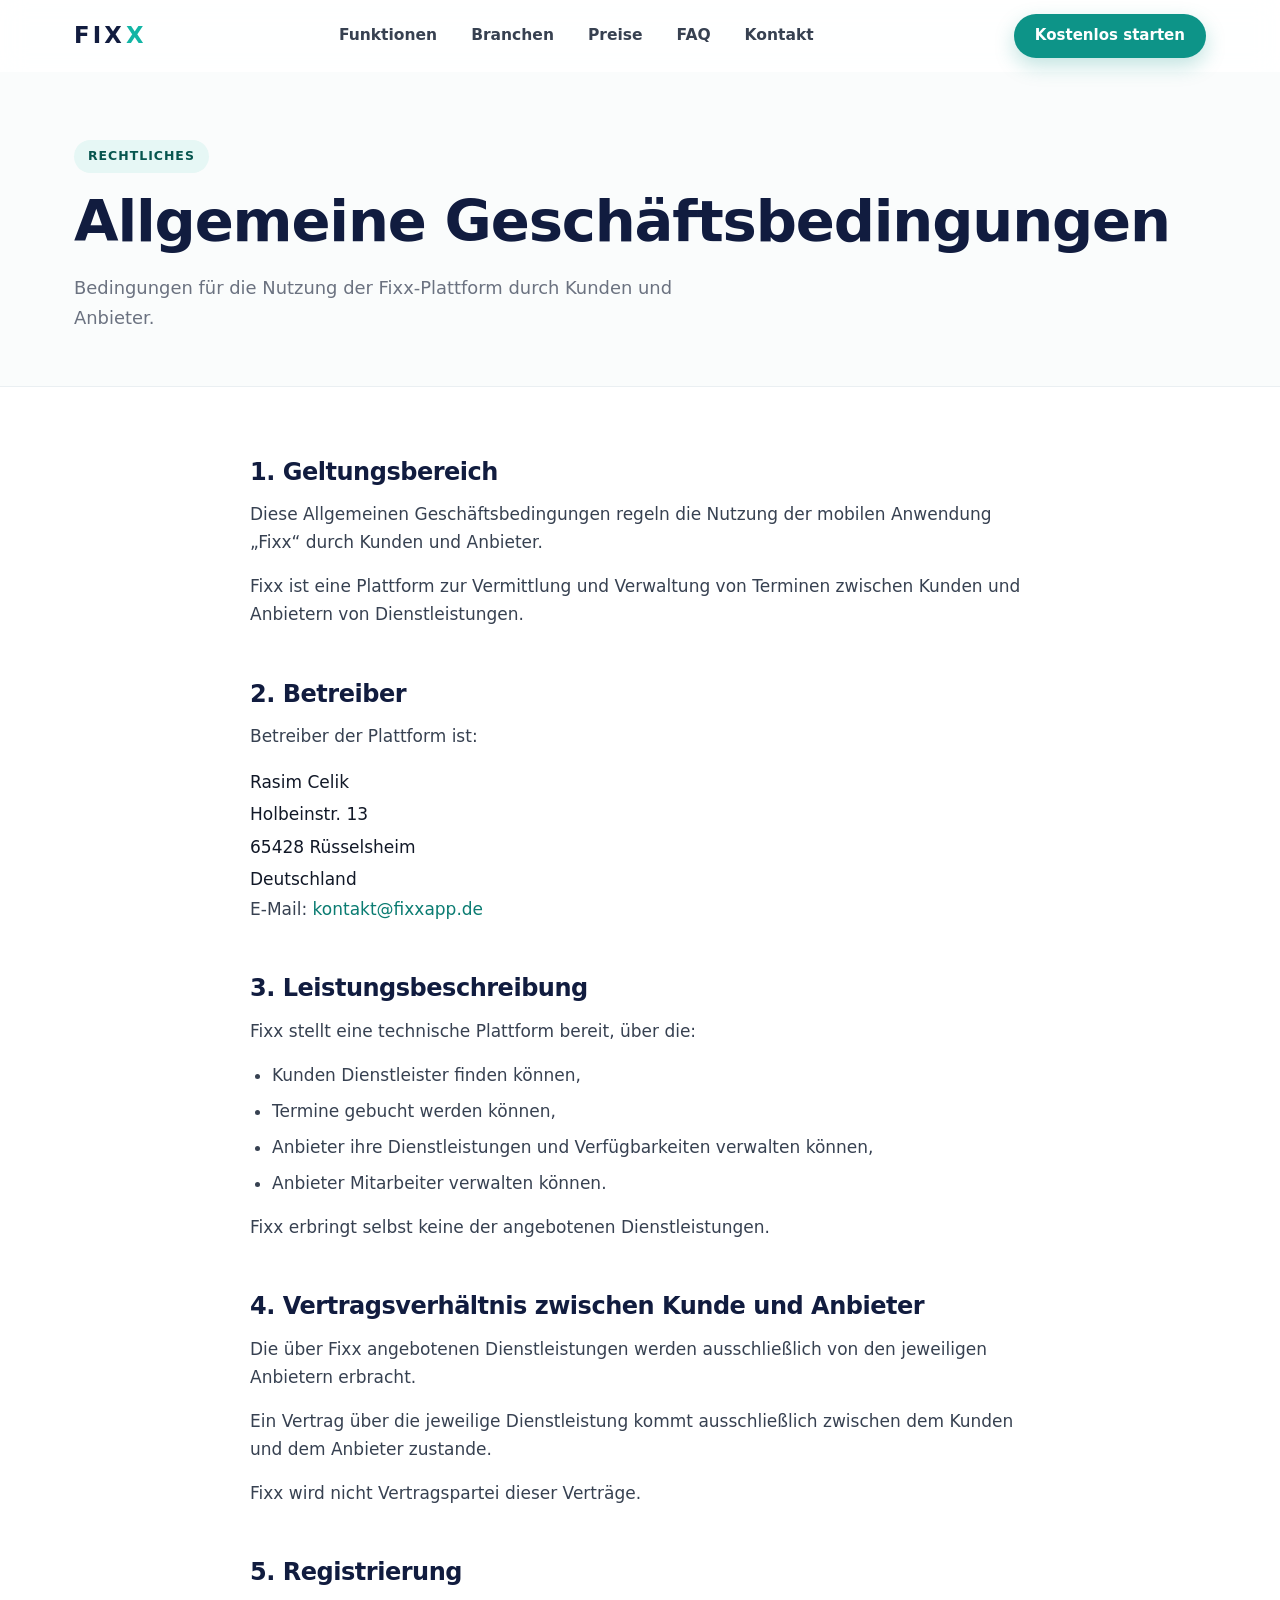
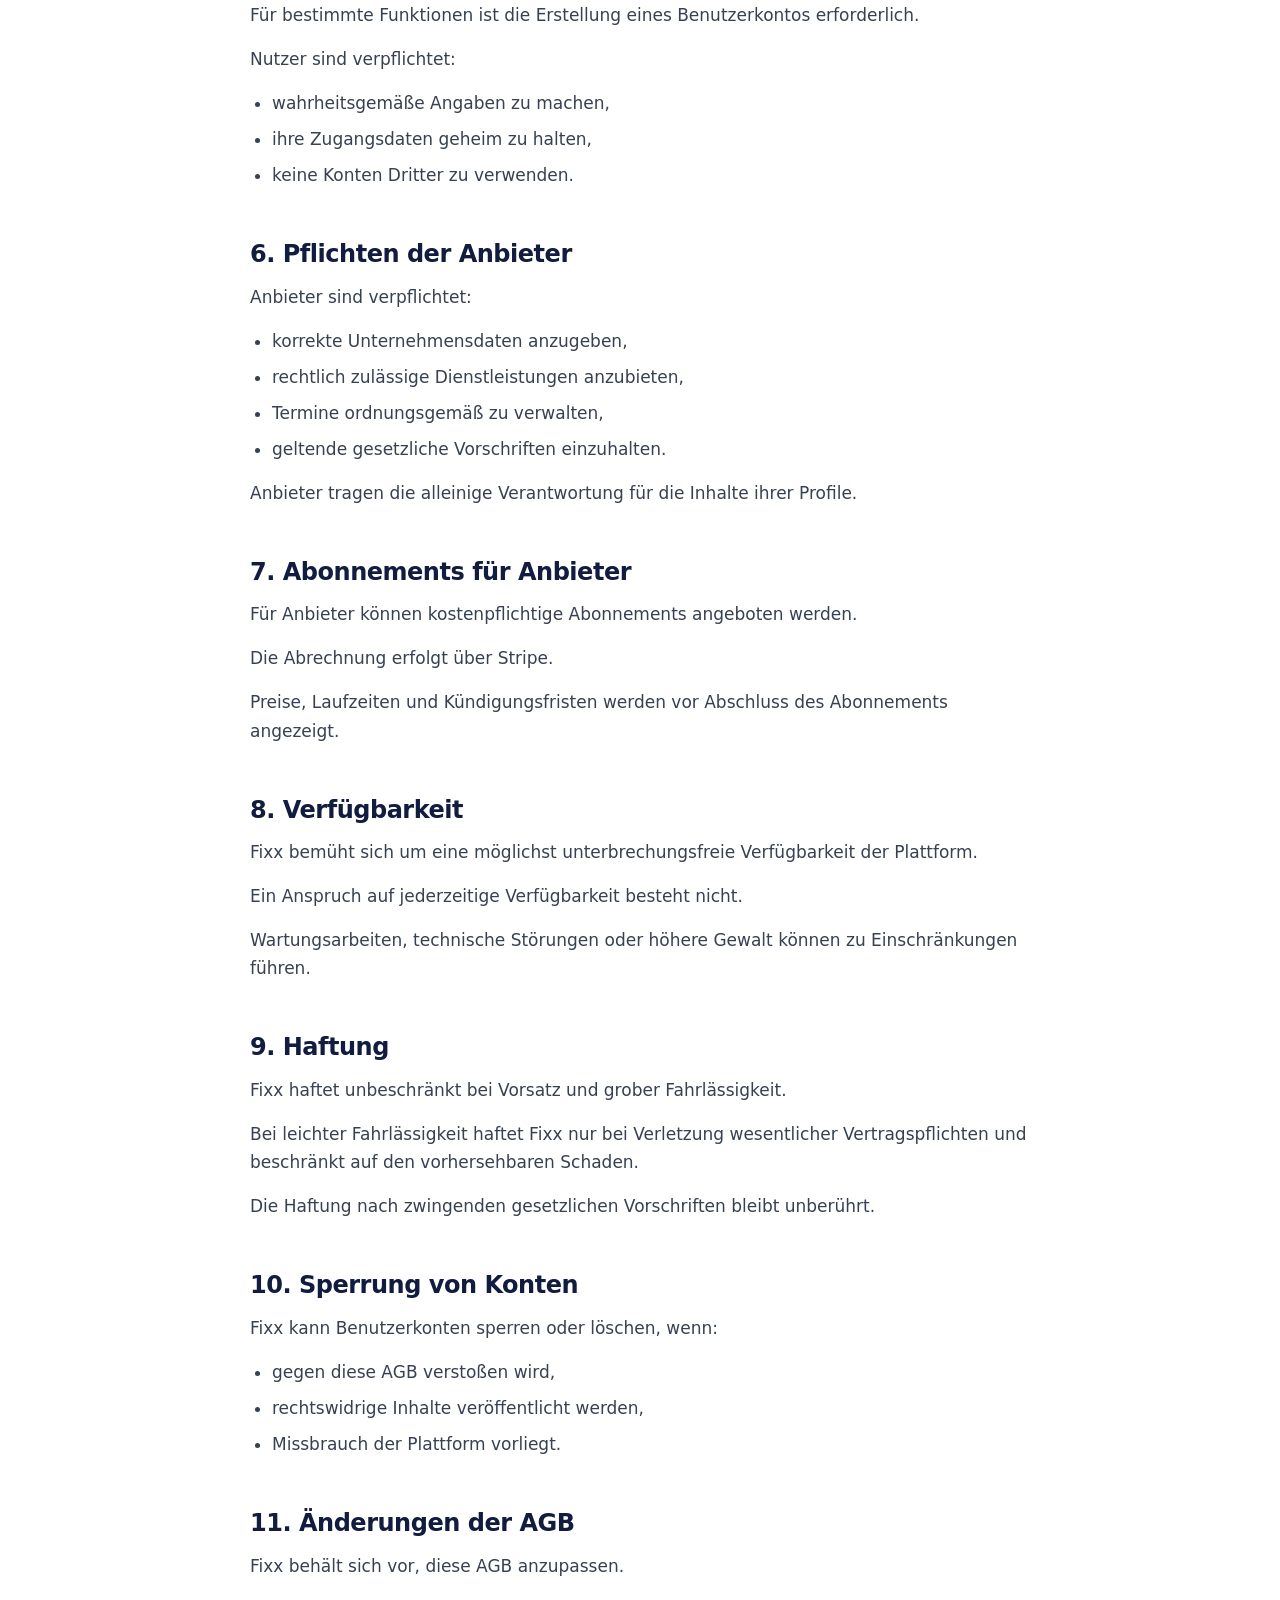
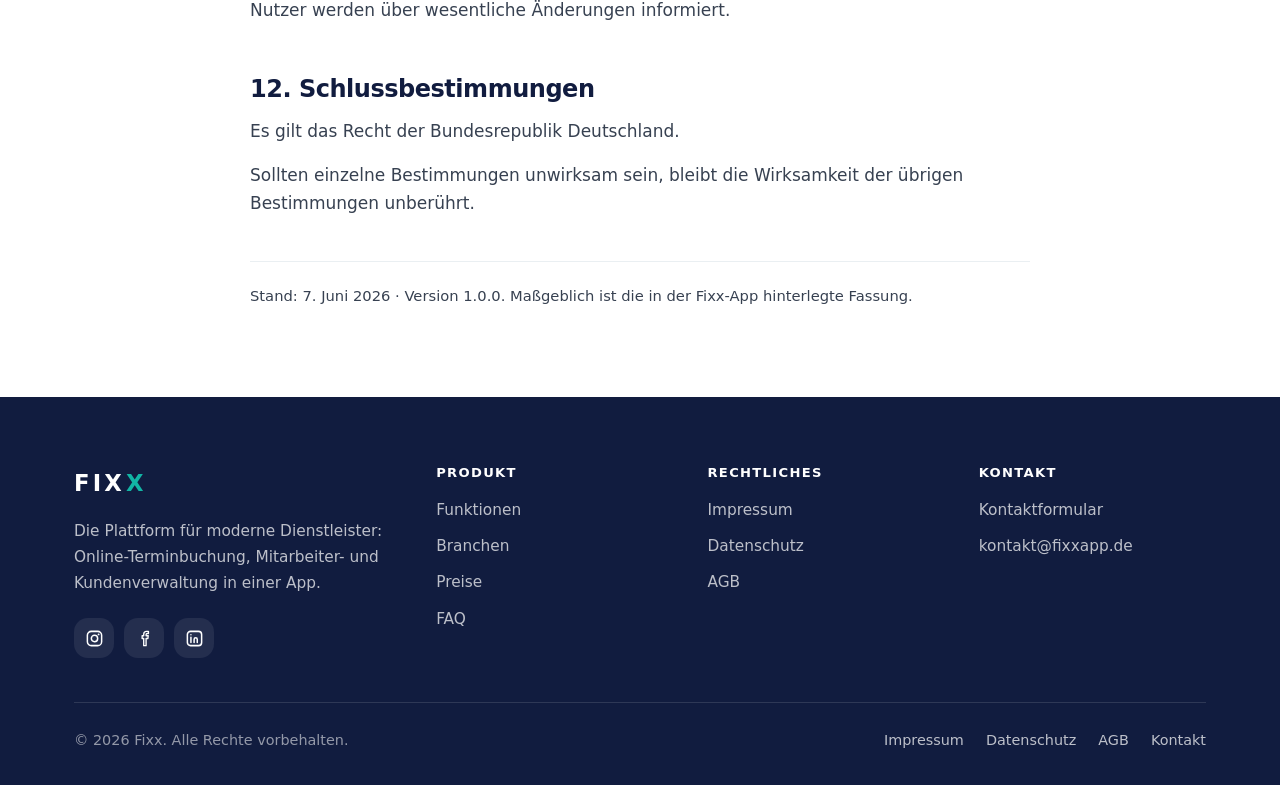
<file: agb.html>
<!DOCTYPE html>
<html lang="de">
  <head>
    <meta charset="utf-8" />
    <meta name="viewport" content="width=device-width, initial-scale=1" />
    <meta name="theme-color" content="#0d9488" />

    <title>AGB – Fixx</title>
    <meta name="description" content="Allgemeine Geschäftsbedingungen für die Nutzung der Fixx-Plattform." />
    <link rel="canonical" href="https://www.fixxapp.de/agb.html" />

    <meta property="og:type" content="website" />
    <meta property="og:site_name" content="Fixx" />
    <meta property="og:locale" content="de_DE" />
    <meta property="og:url" content="https://www.fixxapp.de/agb.html" />
    <meta property="og:title" content="AGB – Fixx" />
    <meta property="og:description" content="Allgemeine Geschäftsbedingungen für die Nutzung der Fixx-Plattform." />
    <meta property="og:image" content="https://www.fixxapp.de/images/og-image.jpg" />
    <meta name="twitter:card" content="summary_large_image" />

    <link rel="icon" href="favicon/favicon.svg" type="image/svg+xml" />
    <link rel="apple-touch-icon" href="favicon/apple-touch-icon.png" />

    <link rel="stylesheet" href="css/style.css" />
    <link rel="stylesheet" href="css/responsive.css" />
    <link rel="stylesheet" href="css/animations.css" />
  </head>

  <body>
    <a class="skip-link" href="#main">Zum Inhalt springen</a>

    <header class="header" data-header>
      <div class="container header__inner">
        <a class="logo" href="index.html" aria-label="Fixx – zur Startseite">
          FIX<span class="logo__accent">X</span>
        </a>

        <nav class="nav" aria-label="Hauptnavigation">
          <a class="nav__link" href="index.html#funktionen">Funktionen</a>
          <a class="nav__link" href="index.html#branchen">Branchen</a>
          <a class="nav__link" href="index.html#preise">Preise</a>
          <a class="nav__link" href="index.html#faq">FAQ</a>
          <a class="nav__link" href="kontakt.html">Kontakt</a>
        </nav>

        <a class="btn btn--primary btn--sm header__cta" href="kontakt.html">Kostenlos starten</a>

        <button
          class="burger"
          type="button"
          data-burger
          aria-expanded="false"
          aria-controls="mobile-nav"
          aria-label="Menü öffnen"
        >
          <span class="burger__bar"></span>
          <span class="burger__bar"></span>
          <span class="burger__bar"></span>
        </button>
      </div>
    </header>

    <div class="mobile-nav" id="mobile-nav" data-mobile-nav>
      <ul class="mobile-nav__list">
        <li><a class="mobile-nav__link" href="index.html#funktionen">Funktionen</a></li>
        <li><a class="mobile-nav__link" href="index.html#branchen">Branchen</a></li>
        <li><a class="mobile-nav__link" href="index.html#preise">Preise</a></li>
        <li><a class="mobile-nav__link" href="index.html#faq">FAQ</a></li>
        <li><a class="mobile-nav__link" href="kontakt.html">Kontakt</a></li>
      </ul>
      <a class="btn btn--primary btn--block" href="kontakt.html">Kostenlos starten</a>
    </div>

    <main id="main">
      <section class="page-hero">
        <div class="container">
          <span class="eyebrow">Rechtliches</span>
          <h1>Allgemeine Gesch&#228;ftsbedingungen</h1>
          <p class="lead">Bedingungen f&#252;r die Nutzung der Fixx-Plattform durch Kunden und Anbieter.</p>
        </div>
      </section>

      <div class="container">
        <article class="prose">
          <h2>1. Geltungsbereich</h2>
          <p>
            Diese Allgemeinen Gesch&#228;ftsbedingungen regeln die Nutzung der mobilen
            Anwendung &#8222;Fixx&#8220; durch Kunden und Anbieter.
          </p>
          <p>
            Fixx ist eine Plattform zur Vermittlung und Verwaltung von Terminen zwischen
            Kunden und Anbietern von Dienstleistungen.
          </p>

          <h2>2. Betreiber</h2>
          <p>Betreiber der Plattform ist:</p>
          <address>
            Rasim Celik<br />
            Holbeinstr. 13<br />
            65428 R&#252;sselsheim<br />
            Deutschland
          </address>
          <p>E-Mail: <a href="mailto:kontakt@fixxapp.de">kontakt@fixxapp.de</a></p>

          <h2>3. Leistungsbeschreibung</h2>
          <p>Fixx stellt eine technische Plattform bereit, &#252;ber die:</p>
          <ul>
            <li>Kunden Dienstleister finden k&#246;nnen,</li>
            <li>Termine gebucht werden k&#246;nnen,</li>
            <li>Anbieter ihre Dienstleistungen und Verf&#252;gbarkeiten verwalten k&#246;nnen,</li>
            <li>Anbieter Mitarbeiter verwalten k&#246;nnen.</li>
          </ul>
          <p>Fixx erbringt selbst keine der angebotenen Dienstleistungen.</p>

          <h2>4. Vertragsverh&#228;ltnis zwischen Kunde und Anbieter</h2>
          <p>
            Die &#252;ber Fixx angebotenen Dienstleistungen werden ausschlie&#223;lich von
            den jeweiligen Anbietern erbracht.
          </p>
          <p>
            Ein Vertrag &#252;ber die jeweilige Dienstleistung kommt ausschlie&#223;lich
            zwischen dem Kunden und dem Anbieter zustande.
          </p>
          <p>Fixx wird nicht Vertragspartei dieser Vertr&#228;ge.</p>

          <h2>5. Registrierung</h2>
          <p>F&#252;r bestimmte Funktionen ist die Erstellung eines Benutzerkontos erforderlich.</p>
          <p>Nutzer sind verpflichtet:</p>
          <ul>
            <li>wahrheitsgem&#228;&#223;e Angaben zu machen,</li>
            <li>ihre Zugangsdaten geheim zu halten,</li>
            <li>keine Konten Dritter zu verwenden.</li>
          </ul>

          <h2>6. Pflichten der Anbieter</h2>
          <p>Anbieter sind verpflichtet:</p>
          <ul>
            <li>korrekte Unternehmensdaten anzugeben,</li>
            <li>rechtlich zul&#228;ssige Dienstleistungen anzubieten,</li>
            <li>Termine ordnungsgem&#228;&#223; zu verwalten,</li>
            <li>geltende gesetzliche Vorschriften einzuhalten.</li>
          </ul>
          <p>Anbieter tragen die alleinige Verantwortung f&#252;r die Inhalte ihrer Profile.</p>

          <h2>7. Abonnements f&#252;r Anbieter</h2>
          <p>F&#252;r Anbieter k&#246;nnen kostenpflichtige Abonnements angeboten werden.</p>
          <p>Die Abrechnung erfolgt &#252;ber Stripe.</p>
          <p>
            Preise, Laufzeiten und K&#252;ndigungsfristen werden vor Abschluss des
            Abonnements angezeigt.
          </p>

          <h2>8. Verf&#252;gbarkeit</h2>
          <p>
            Fixx bem&#252;ht sich um eine m&#246;glichst unterbrechungsfreie
            Verf&#252;gbarkeit der Plattform.
          </p>
          <p>Ein Anspruch auf jederzeitige Verf&#252;gbarkeit besteht nicht.</p>
          <p>
            Wartungsarbeiten, technische St&#246;rungen oder h&#246;here Gewalt k&#246;nnen
            zu Einschr&#228;nkungen f&#252;hren.
          </p>

          <h2>9. Haftung</h2>
          <p>Fixx haftet unbeschr&#228;nkt bei Vorsatz und grober Fahrl&#228;ssigkeit.</p>
          <p>
            Bei leichter Fahrl&#228;ssigkeit haftet Fixx nur bei Verletzung wesentlicher
            Vertragspflichten und beschr&#228;nkt auf den vorhersehbaren Schaden.
          </p>
          <p>Die Haftung nach zwingenden gesetzlichen Vorschriften bleibt unber&#252;hrt.</p>

          <h2>10. Sperrung von Konten</h2>
          <p>Fixx kann Benutzerkonten sperren oder l&#246;schen, wenn:</p>
          <ul>
            <li>gegen diese AGB versto&#223;en wird,</li>
            <li>rechtswidrige Inhalte ver&#246;ffentlicht werden,</li>
            <li>Missbrauch der Plattform vorliegt.</li>
          </ul>

          <h2>11. &#196;nderungen der AGB</h2>
          <p>Fixx beh&#228;lt sich vor, diese AGB anzupassen.</p>
          <p>Nutzer werden &#252;ber wesentliche &#196;nderungen informiert.</p>

          <h2>12. Schlussbestimmungen</h2>
          <p>Es gilt das Recht der Bundesrepublik Deutschland.</p>
          <p>
            Sollten einzelne Bestimmungen unwirksam sein, bleibt die Wirksamkeit der
            &#252;brigen Bestimmungen unber&#252;hrt.
          </p>
          <p class="text-muted" style="margin-top:44px;padding-top:22px;border-top:1px solid var(--line);font-size:0.92rem;">
            Stand: 7. Juni 2026 &#183; Version 1.0.0. Ma&#223;geblich ist die in der
            Fixx-App hinterlegte Fassung.
          </p>
        </article>
      </div>
    </main>

    <footer class="footer">
      <div class="container">
        <div class="footer__grid">
          <div>
            <span class="logo">FIX<span class="logo__accent">X</span></span>
            <p class="footer__about">
              Die Plattform für moderne Dienstleister: Online-Terminbuchung,
              Mitarbeiter- und Kundenverwaltung in einer App.
            </p>
            <div class="footer__social">
              <a href="#" aria-label="Fixx bei Instagram">
                <svg width="19" height="19" viewBox="0 0 24 24" fill="none" aria-hidden="true"><rect x="3" y="3" width="18" height="18" rx="5" stroke="currentColor" stroke-width="1.9"/><circle cx="12" cy="12" r="4" stroke="currentColor" stroke-width="1.9"/><circle cx="17.2" cy="6.8" r="1.2" fill="currentColor"/></svg>
              </a>
              <a href="#" aria-label="Fixx bei Facebook">
                <svg width="19" height="19" viewBox="0 0 24 24" fill="none" aria-hidden="true"><path d="M14 8.5V7c0-.9.4-1.3 1.4-1.3H17V3h-2.4C11.8 3 11 4.4 11 6.6v1.9H9V12h2v9h3v-9h2.3l.4-3.5H14Z" stroke="currentColor" stroke-width="1.7" stroke-linejoin="round"/></svg>
              </a>
              <a href="#" aria-label="Fixx bei LinkedIn">
                <svg width="19" height="19" viewBox="0 0 24 24" fill="none" aria-hidden="true"><rect x="3" y="3" width="18" height="18" rx="4" stroke="currentColor" stroke-width="1.9"/><path d="M7.5 10.5V17M7.5 7.3v.1M11.5 17v-3.6c0-1.3.9-2.2 2-2.2s2 .9 2 2.2V17" stroke="currentColor" stroke-width="1.9" stroke-linecap="round"/></svg>
              </a>
            </div>
          </div>

          <div>
            <h4>Produkt</h4>
            <ul class="footer__list">
              <li><a href="index.html#funktionen">Funktionen</a></li>
              <li><a href="index.html#branchen">Branchen</a></li>
              <li><a href="index.html#preise">Preise</a></li>
              <li><a href="index.html#faq">FAQ</a></li>
            </ul>
          </div>

          <div>
            <h4>Rechtliches</h4>
            <ul class="footer__list">
              <li><a href="impressum.html">Impressum</a></li>
              <li><a href="datenschutz.html">Datenschutz</a></li>
              <li><a href="agb.html">AGB</a></li>
            </ul>
          </div>

          <div>
            <h4>Kontakt</h4>
            <ul class="footer__list">
              <li><a href="kontakt.html">Kontaktformular</a></li>
              <li><a href="mailto:kontakt@fixxapp.de">kontakt@fixxapp.de</a></li>
            </ul>
          </div>
        </div>

        <div class="footer__bottom">
          <p>&copy; <span data-year>2026</span> Fixx. Alle Rechte vorbehalten.</p>
          <nav aria-label="Rechtliche Hinweise">
            <a href="impressum.html">Impressum</a>
            <a href="datenschutz.html">Datenschutz</a>
            <a href="agb.html">AGB</a>
            <a href="kontakt.html">Kontakt</a>
          </nav>
        </div>
      </div>
    </footer>
    <script src="js/script.js" defer></script>
  </body>
</html>
</file>
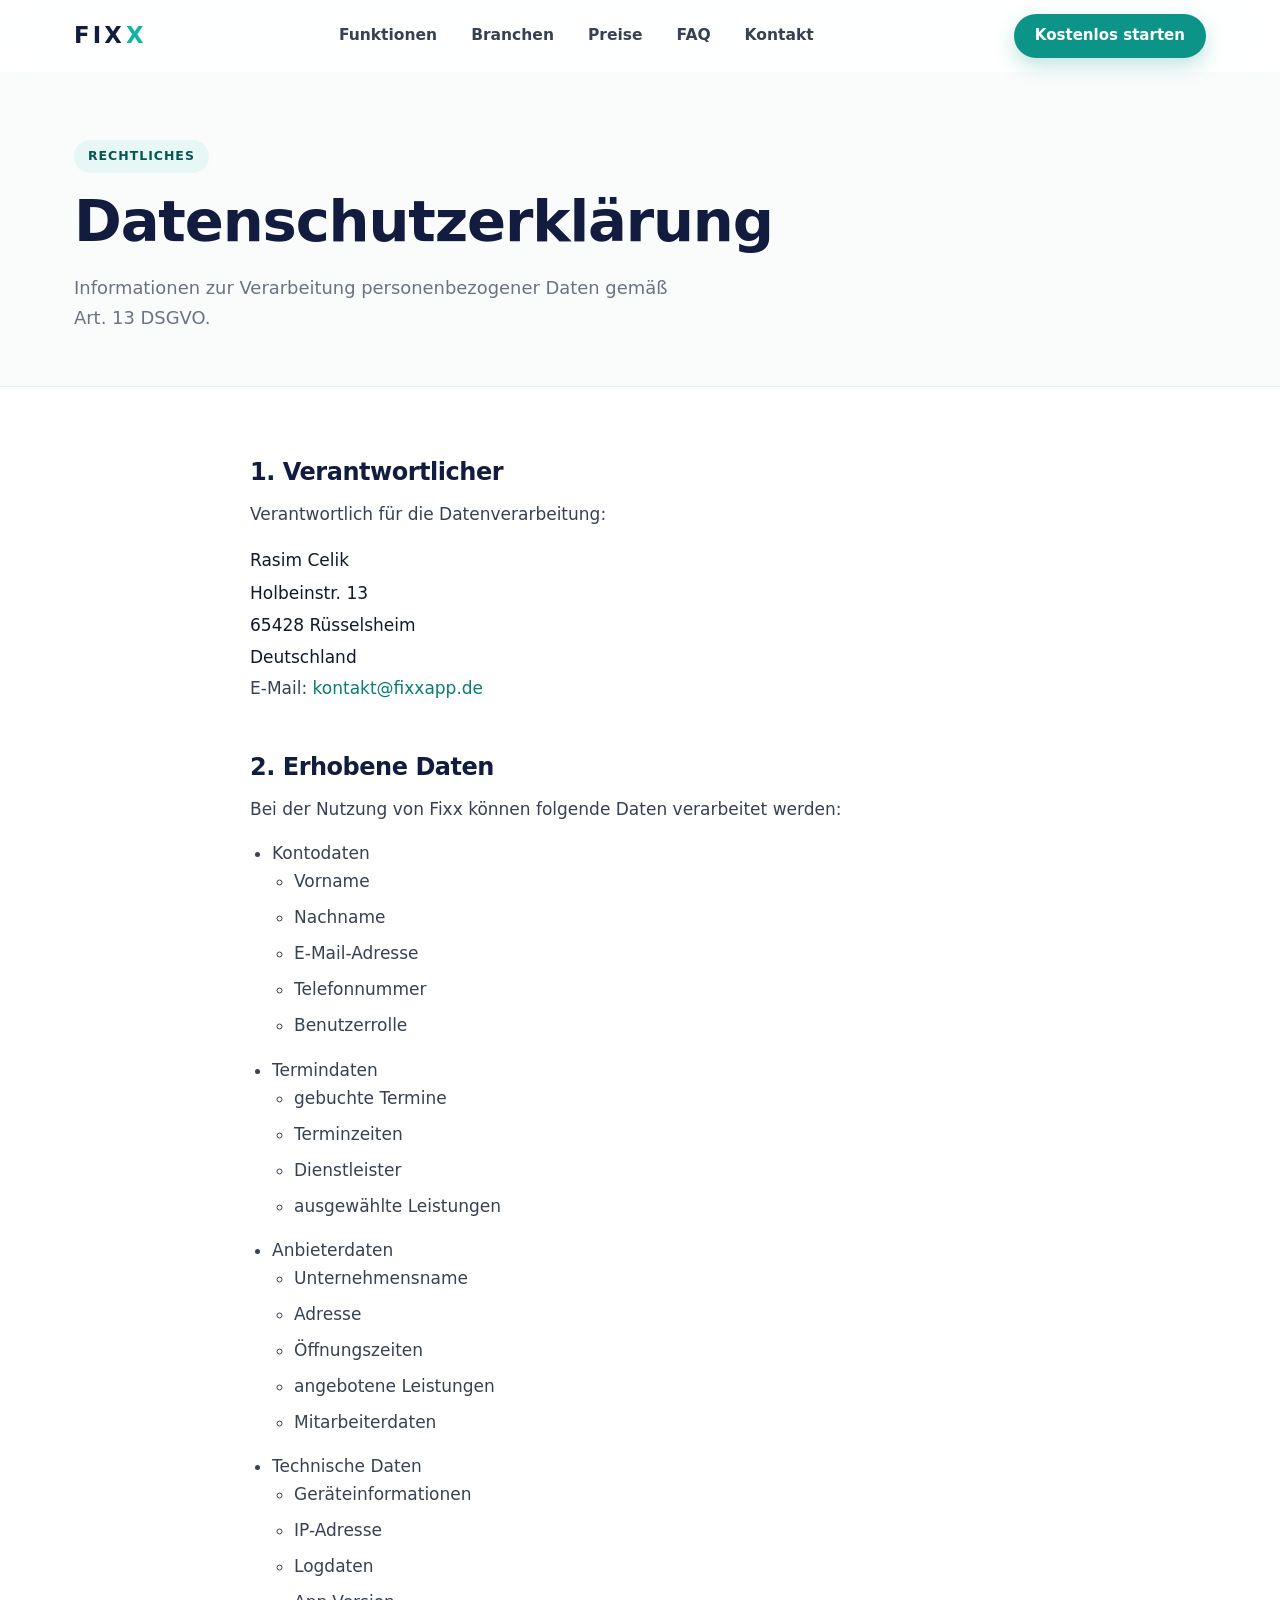
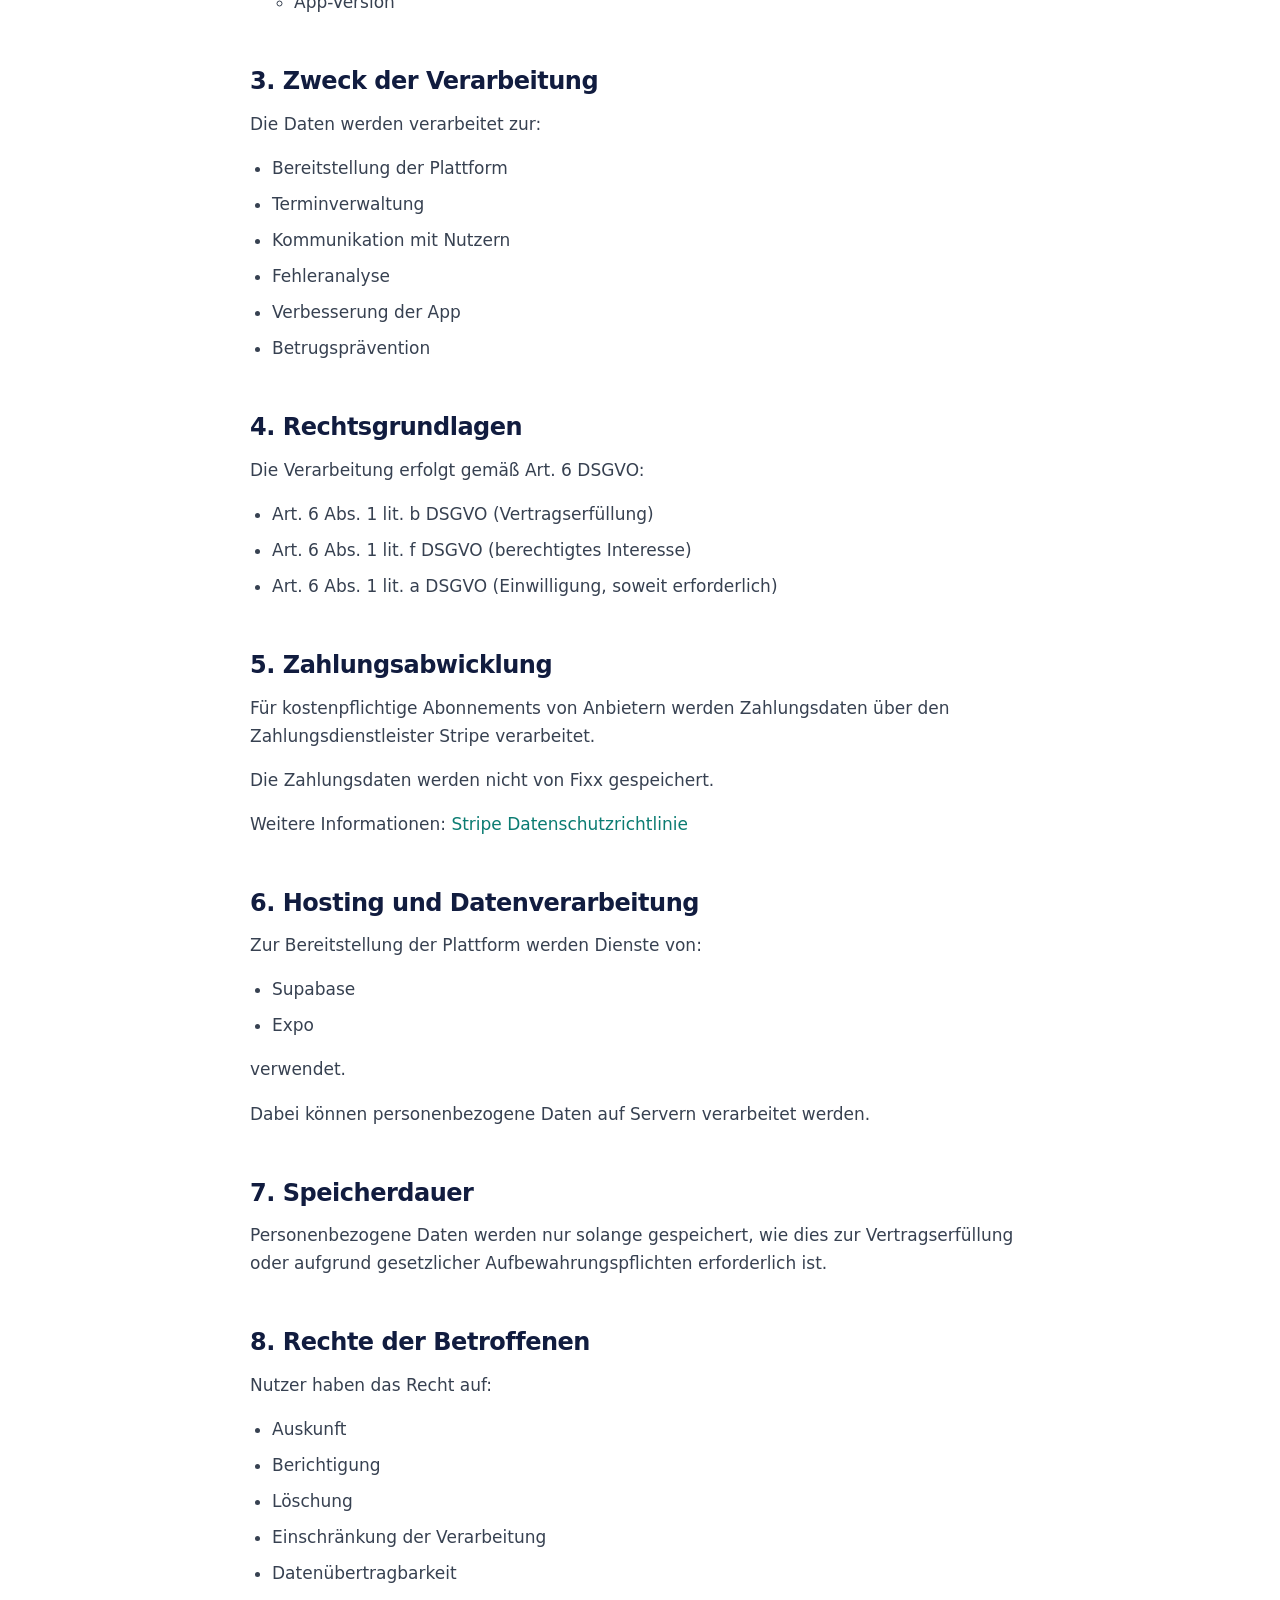
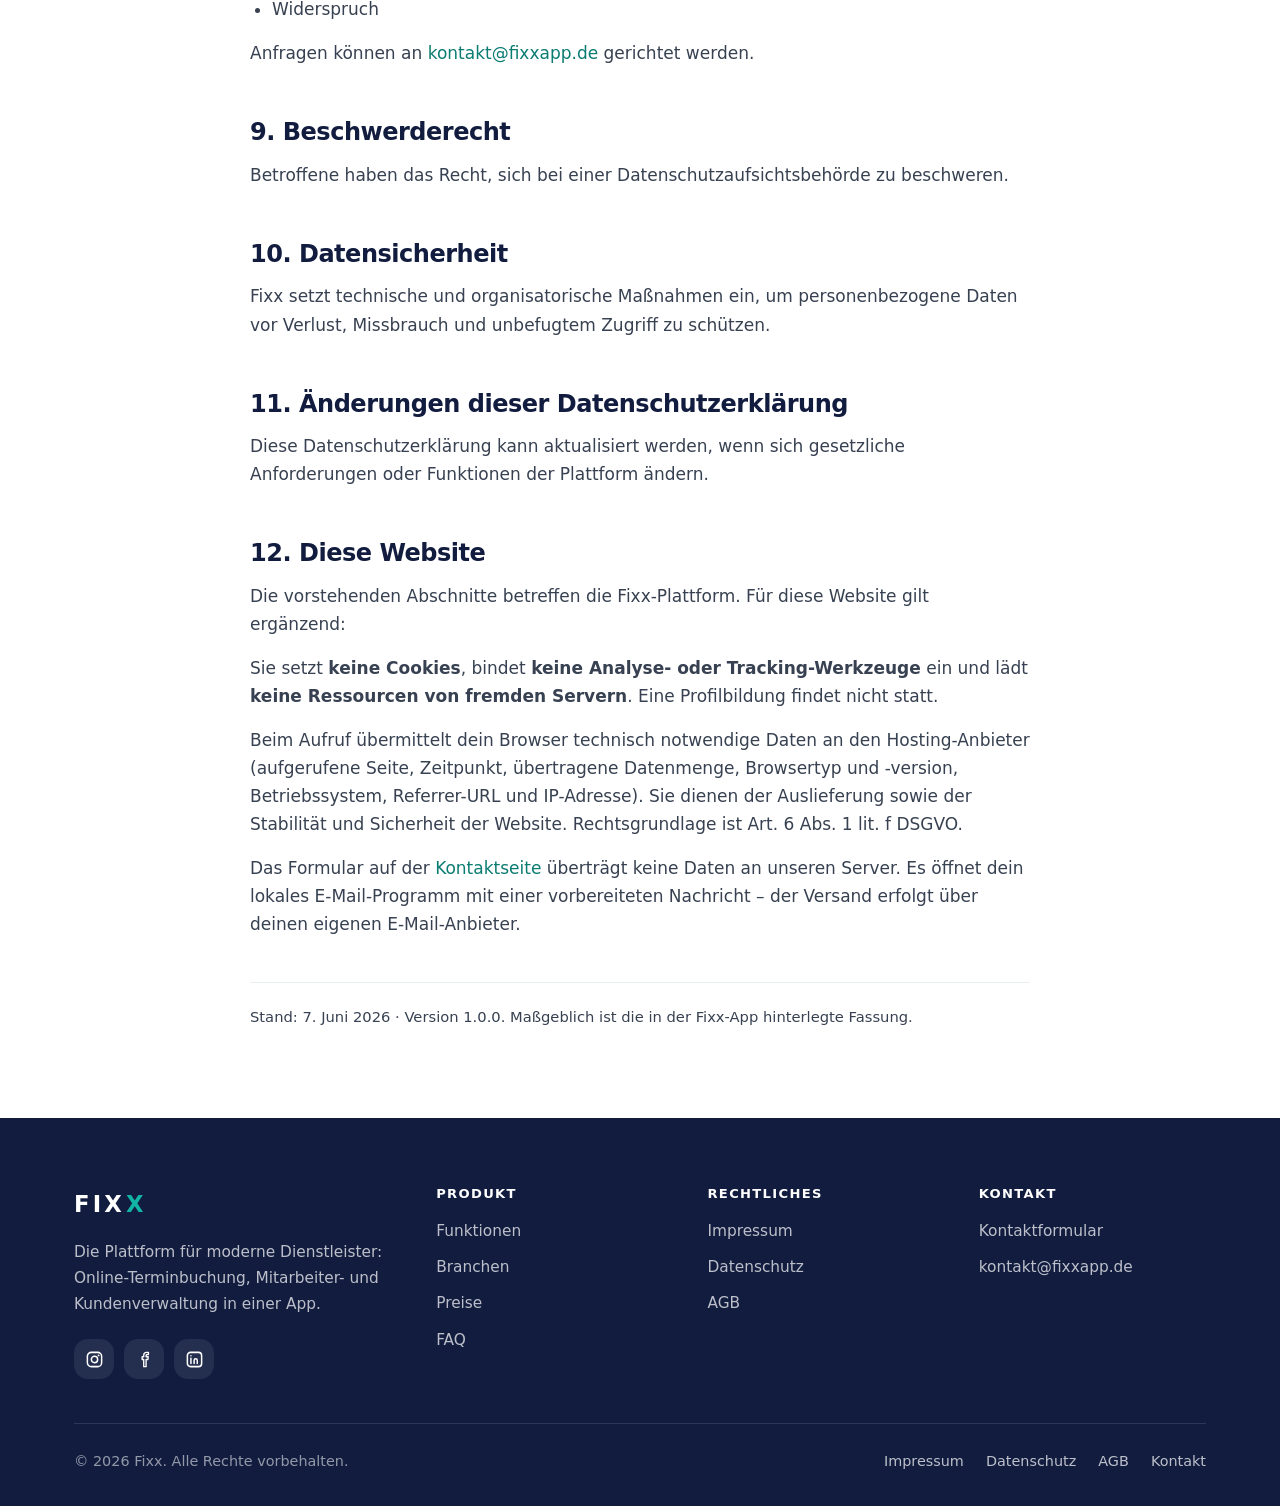
<file: datenschutz.html>
<!DOCTYPE html>
<html lang="de">
  <head>
    <meta charset="utf-8" />
    <meta name="viewport" content="width=device-width, initial-scale=1" />
    <meta name="theme-color" content="#0d9488" />

    <title>Datenschutzerklärung – Fixx</title>
    <meta name="description" content="Wie Fixx personenbezogene Daten verarbeitet – Verantwortlicher, Zwecke, Rechtsgrundlagen und Betroffenenrechte." />
    <link rel="canonical" href="https://www.fixxapp.de/datenschutz.html" />

    <meta property="og:type" content="website" />
    <meta property="og:site_name" content="Fixx" />
    <meta property="og:locale" content="de_DE" />
    <meta property="og:url" content="https://www.fixxapp.de/datenschutz.html" />
    <meta property="og:title" content="Datenschutzerklärung – Fixx" />
    <meta property="og:description" content="Wie Fixx personenbezogene Daten verarbeitet – Verantwortlicher, Zwecke, Rechtsgrundlagen und Betroffenenrechte." />
    <meta property="og:image" content="https://www.fixxapp.de/images/og-image.jpg" />
    <meta name="twitter:card" content="summary_large_image" />

    <link rel="icon" href="favicon/favicon.svg" type="image/svg+xml" />
    <link rel="apple-touch-icon" href="favicon/apple-touch-icon.png" />

    <link rel="stylesheet" href="css/style.css" />
    <link rel="stylesheet" href="css/responsive.css" />
    <link rel="stylesheet" href="css/animations.css" />
  </head>

  <body>
    <a class="skip-link" href="#main">Zum Inhalt springen</a>

    <header class="header" data-header>
      <div class="container header__inner">
        <a class="logo" href="index.html" aria-label="Fixx – zur Startseite">
          FIX<span class="logo__accent">X</span>
        </a>

        <nav class="nav" aria-label="Hauptnavigation">
          <a class="nav__link" href="index.html#funktionen">Funktionen</a>
          <a class="nav__link" href="index.html#branchen">Branchen</a>
          <a class="nav__link" href="index.html#preise">Preise</a>
          <a class="nav__link" href="index.html#faq">FAQ</a>
          <a class="nav__link" href="kontakt.html">Kontakt</a>
        </nav>

        <a class="btn btn--primary btn--sm header__cta" href="kontakt.html">Kostenlos starten</a>

        <button
          class="burger"
          type="button"
          data-burger
          aria-expanded="false"
          aria-controls="mobile-nav"
          aria-label="Menü öffnen"
        >
          <span class="burger__bar"></span>
          <span class="burger__bar"></span>
          <span class="burger__bar"></span>
        </button>
      </div>
    </header>

    <div class="mobile-nav" id="mobile-nav" data-mobile-nav>
      <ul class="mobile-nav__list">
        <li><a class="mobile-nav__link" href="index.html#funktionen">Funktionen</a></li>
        <li><a class="mobile-nav__link" href="index.html#branchen">Branchen</a></li>
        <li><a class="mobile-nav__link" href="index.html#preise">Preise</a></li>
        <li><a class="mobile-nav__link" href="index.html#faq">FAQ</a></li>
        <li><a class="mobile-nav__link" href="kontakt.html">Kontakt</a></li>
      </ul>
      <a class="btn btn--primary btn--block" href="kontakt.html">Kostenlos starten</a>
    </div>

    <main id="main">
      <section class="page-hero">
        <div class="container">
          <span class="eyebrow">Rechtliches</span>
          <h1>Datenschutzerkl&#228;rung</h1>
          <p class="lead">Informationen zur Verarbeitung personenbezogener Daten gem&#228;&#223; Art. 13 DSGVO.</p>
        </div>
      </section>

      <div class="container">
        <article class="prose">
          <h2>1. Verantwortlicher</h2>
          <p>Verantwortlich f&#252;r die Datenverarbeitung:</p>
          <address>
            Rasim Celik<br />
            Holbeinstr. 13<br />
            65428 R&#252;sselsheim<br />
            Deutschland
          </address>
          <p>E-Mail: <a href="mailto:kontakt@fixxapp.de">kontakt@fixxapp.de</a></p>

          <h2>2. Erhobene Daten</h2>
          <p>Bei der Nutzung von Fixx k&#246;nnen folgende Daten verarbeitet werden:</p>
          <ul>
            <li>
              Kontodaten
              <ul>
                <li>Vorname</li>
                <li>Nachname</li>
                <li>E-Mail-Adresse</li>
                <li>Telefonnummer</li>
                <li>Benutzerrolle</li>
              </ul>
            </li>
            <li>
              Termindaten
              <ul>
                <li>gebuchte Termine</li>
                <li>Terminzeiten</li>
                <li>Dienstleister</li>
                <li>ausgew&#228;hlte Leistungen</li>
              </ul>
            </li>
            <li>
              Anbieterdaten
              <ul>
                <li>Unternehmensname</li>
                <li>Adresse</li>
                <li>&#214;ffnungszeiten</li>
                <li>angebotene Leistungen</li>
                <li>Mitarbeiterdaten</li>
              </ul>
            </li>
            <li>
              Technische Daten
              <ul>
                <li>Ger&#228;teinformationen</li>
                <li>IP-Adresse</li>
                <li>Logdaten</li>
                <li>App-Version</li>
              </ul>
            </li>
          </ul>

          <h2>3. Zweck der Verarbeitung</h2>
          <p>Die Daten werden verarbeitet zur:</p>
          <ul>
            <li>Bereitstellung der Plattform</li>
            <li>Terminverwaltung</li>
            <li>Kommunikation mit Nutzern</li>
            <li>Fehleranalyse</li>
            <li>Verbesserung der App</li>
            <li>Betrugspr&#228;vention</li>
          </ul>

          <h2>4. Rechtsgrundlagen</h2>
          <p>Die Verarbeitung erfolgt gem&#228;&#223; Art. 6 DSGVO:</p>
          <ul>
            <li>Art. 6 Abs. 1 lit. b DSGVO (Vertragserf&#252;llung)</li>
            <li>Art. 6 Abs. 1 lit. f DSGVO (berechtigtes Interesse)</li>
            <li>Art. 6 Abs. 1 lit. a DSGVO (Einwilligung, soweit erforderlich)</li>
          </ul>

          <h2>5. Zahlungsabwicklung</h2>
          <p>
            F&#252;r kostenpflichtige Abonnements von Anbietern werden Zahlungsdaten
            &#252;ber den Zahlungsdienstleister Stripe verarbeitet.
          </p>
          <p>Die Zahlungsdaten werden nicht von Fixx gespeichert.</p>
          <p>
            Weitere Informationen:
            <a href="https://stripe.com/de/privacy" target="_blank" rel="noopener noreferrer">
              Stripe Datenschutzrichtlinie
            </a>
          </p>

          <h2>6. Hosting und Datenverarbeitung</h2>
          <p>Zur Bereitstellung der Plattform werden Dienste von:</p>
          <ul>
            <li>Supabase</li>
            <li>Expo</li>
          </ul>
          <p>verwendet.</p>
          <p>Dabei k&#246;nnen personenbezogene Daten auf Servern verarbeitet werden.</p>

          <h2>7. Speicherdauer</h2>
          <p>
            Personenbezogene Daten werden nur solange gespeichert, wie dies zur
            Vertragserf&#252;llung oder aufgrund gesetzlicher Aufbewahrungspflichten
            erforderlich ist.
          </p>

          <h2>8. Rechte der Betroffenen</h2>
          <p>Nutzer haben das Recht auf:</p>
          <ul>
            <li>Auskunft</li>
            <li>Berichtigung</li>
            <li>L&#246;schung</li>
            <li>Einschr&#228;nkung der Verarbeitung</li>
            <li>Daten&#252;bertragbarkeit</li>
            <li>Widerspruch</li>
          </ul>
          <p>
            Anfragen k&#246;nnen an
            <a href="mailto:kontakt@fixxapp.de">kontakt@fixxapp.de</a> gerichtet werden.
          </p>

          <h2>9. Beschwerderecht</h2>
          <p>
            Betroffene haben das Recht, sich bei einer Datenschutzaufsichtsbeh&#246;rde zu
            beschweren.
          </p>

          <h2>10. Datensicherheit</h2>
          <p>
            Fixx setzt technische und organisatorische Ma&#223;nahmen ein, um
            personenbezogene Daten vor Verlust, Missbrauch und unbefugtem Zugriff zu
            sch&#252;tzen.
          </p>

          <h2>11. &#196;nderungen dieser Datenschutzerkl&#228;rung</h2>
          <p>
            Diese Datenschutzerkl&#228;rung kann aktualisiert werden, wenn sich gesetzliche
            Anforderungen oder Funktionen der Plattform &#228;ndern.
          </p>

          <h2>12. Diese Website</h2>
          <p>
            Die vorstehenden Abschnitte betreffen die Fixx-Plattform. F&#252;r diese
            Website gilt erg&#228;nzend:
          </p>
          <p>
            Sie setzt <strong>keine Cookies</strong>, bindet <strong>keine Analyse- oder
            Tracking-Werkzeuge</strong> ein und l&#228;dt <strong>keine Ressourcen von
            fremden Servern</strong>. Eine Profilbildung findet nicht statt.
          </p>
          <p>
            Beim Aufruf &#252;bermittelt dein Browser technisch notwendige Daten an den
            Hosting-Anbieter (aufgerufene Seite, Zeitpunkt, &#252;bertragene Datenmenge,
            Browsertyp und -version, Betriebssystem, Referrer-URL und IP-Adresse). Sie
            dienen der Auslieferung sowie der Stabilit&#228;t und Sicherheit der Website.
            Rechtsgrundlage ist Art. 6 Abs. 1 lit. f DSGVO.
          </p>
          <p>
            Das Formular auf der <a href="kontakt.html">Kontaktseite</a> &#252;bertr&#228;gt
            keine Daten an unseren Server. Es &#246;ffnet dein lokales E-Mail-Programm mit
            einer vorbereiteten Nachricht &#8211; der Versand erfolgt &#252;ber deinen
            eigenen E-Mail-Anbieter.
          </p>
          <p class="text-muted" style="margin-top:44px;padding-top:22px;border-top:1px solid var(--line);font-size:0.92rem;">
            Stand: 7. Juni 2026 &#183; Version 1.0.0. Ma&#223;geblich ist die in der
            Fixx-App hinterlegte Fassung.
          </p>
        </article>
      </div>
    </main>

    <footer class="footer">
      <div class="container">
        <div class="footer__grid">
          <div>
            <span class="logo">FIX<span class="logo__accent">X</span></span>
            <p class="footer__about">
              Die Plattform für moderne Dienstleister: Online-Terminbuchung,
              Mitarbeiter- und Kundenverwaltung in einer App.
            </p>
            <div class="footer__social">
              <a href="#" aria-label="Fixx bei Instagram">
                <svg width="19" height="19" viewBox="0 0 24 24" fill="none" aria-hidden="true"><rect x="3" y="3" width="18" height="18" rx="5" stroke="currentColor" stroke-width="1.9"/><circle cx="12" cy="12" r="4" stroke="currentColor" stroke-width="1.9"/><circle cx="17.2" cy="6.8" r="1.2" fill="currentColor"/></svg>
              </a>
              <a href="#" aria-label="Fixx bei Facebook">
                <svg width="19" height="19" viewBox="0 0 24 24" fill="none" aria-hidden="true"><path d="M14 8.5V7c0-.9.4-1.3 1.4-1.3H17V3h-2.4C11.8 3 11 4.4 11 6.6v1.9H9V12h2v9h3v-9h2.3l.4-3.5H14Z" stroke="currentColor" stroke-width="1.7" stroke-linejoin="round"/></svg>
              </a>
              <a href="#" aria-label="Fixx bei LinkedIn">
                <svg width="19" height="19" viewBox="0 0 24 24" fill="none" aria-hidden="true"><rect x="3" y="3" width="18" height="18" rx="4" stroke="currentColor" stroke-width="1.9"/><path d="M7.5 10.5V17M7.5 7.3v.1M11.5 17v-3.6c0-1.3.9-2.2 2-2.2s2 .9 2 2.2V17" stroke="currentColor" stroke-width="1.9" stroke-linecap="round"/></svg>
              </a>
            </div>
          </div>

          <div>
            <h4>Produkt</h4>
            <ul class="footer__list">
              <li><a href="index.html#funktionen">Funktionen</a></li>
              <li><a href="index.html#branchen">Branchen</a></li>
              <li><a href="index.html#preise">Preise</a></li>
              <li><a href="index.html#faq">FAQ</a></li>
            </ul>
          </div>

          <div>
            <h4>Rechtliches</h4>
            <ul class="footer__list">
              <li><a href="impressum.html">Impressum</a></li>
              <li><a href="datenschutz.html">Datenschutz</a></li>
              <li><a href="agb.html">AGB</a></li>
            </ul>
          </div>

          <div>
            <h4>Kontakt</h4>
            <ul class="footer__list">
              <li><a href="kontakt.html">Kontaktformular</a></li>
              <li><a href="mailto:kontakt@fixxapp.de">kontakt@fixxapp.de</a></li>
            </ul>
          </div>
        </div>

        <div class="footer__bottom">
          <p>&copy; <span data-year>2026</span> Fixx. Alle Rechte vorbehalten.</p>
          <nav aria-label="Rechtliche Hinweise">
            <a href="impressum.html">Impressum</a>
            <a href="datenschutz.html">Datenschutz</a>
            <a href="agb.html">AGB</a>
            <a href="kontakt.html">Kontakt</a>
          </nav>
        </div>
      </div>
    </footer>
    <script src="js/script.js" defer></script>
  </body>
</html>
</file>
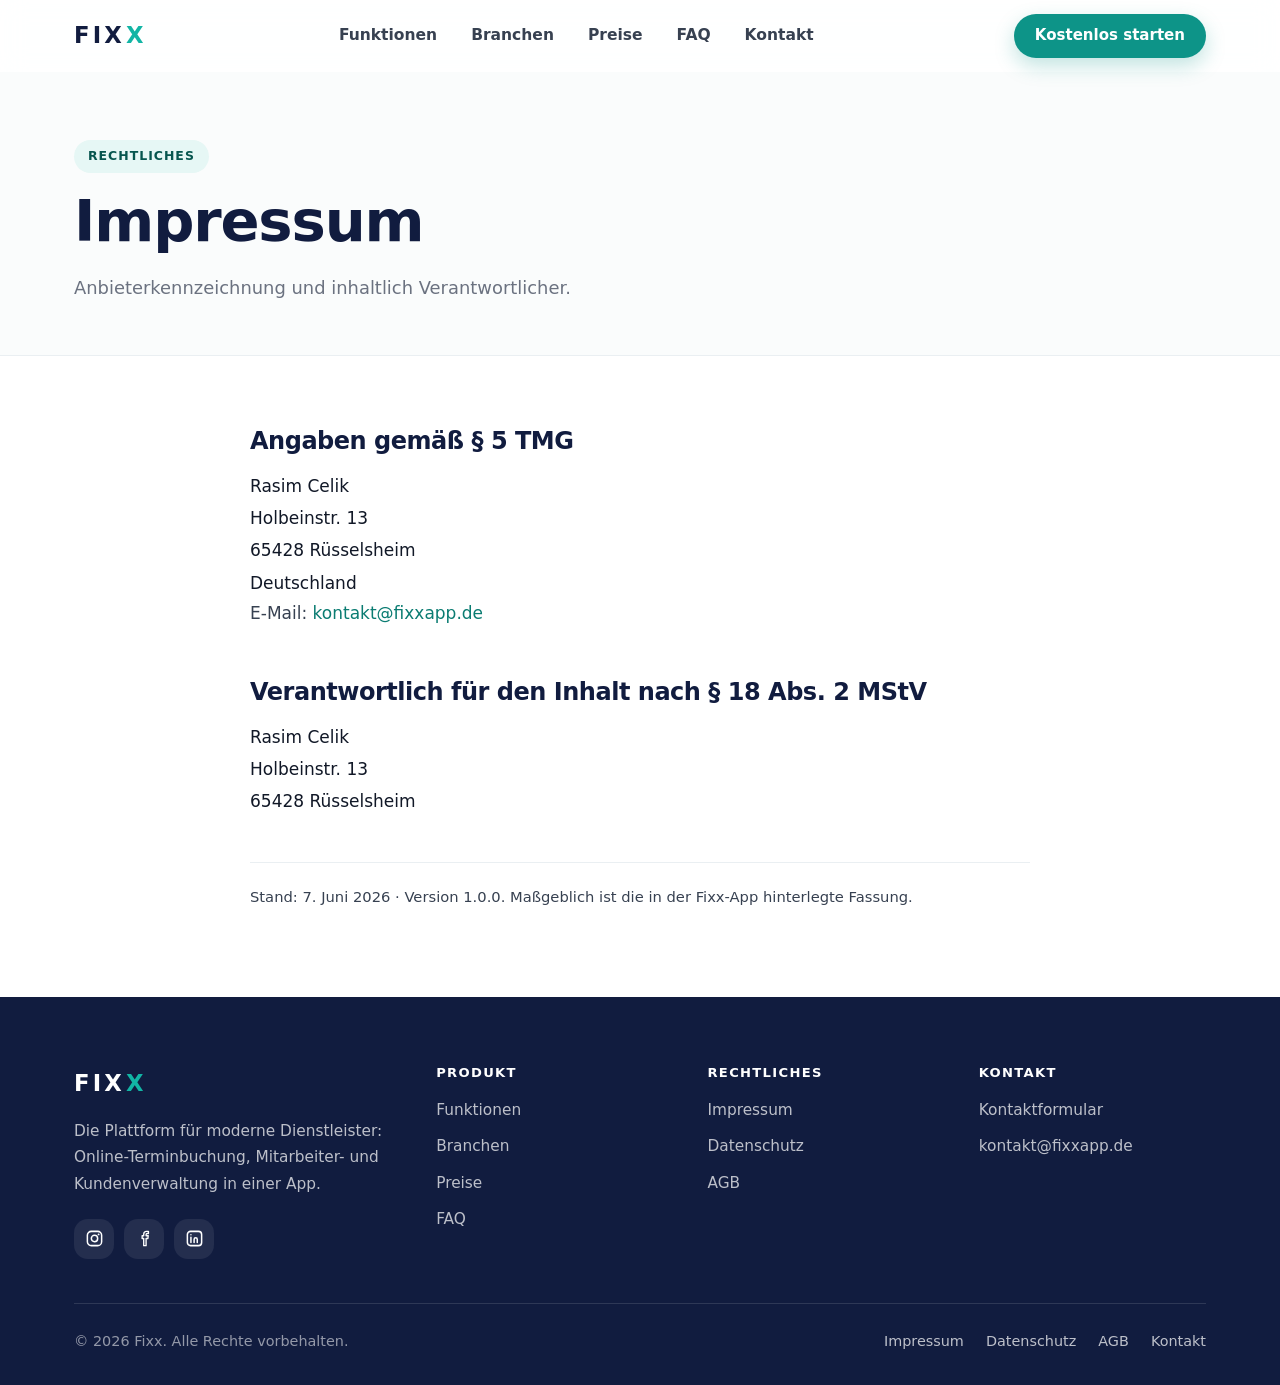
<file: impressum.html>
<!DOCTYPE html>
<html lang="de">
  <head>
    <meta charset="utf-8" />
    <meta name="viewport" content="width=device-width, initial-scale=1" />
    <meta name="theme-color" content="#0d9488" />

    <title>Impressum – Fixx</title>
    <meta name="description" content="Impressum und Anbieterkennzeichnung von Fixx." />
    <link rel="canonical" href="https://www.fixxapp.de/impressum.html" />

    <meta property="og:type" content="website" />
    <meta property="og:site_name" content="Fixx" />
    <meta property="og:locale" content="de_DE" />
    <meta property="og:url" content="https://www.fixxapp.de/impressum.html" />
    <meta property="og:title" content="Impressum – Fixx" />
    <meta property="og:description" content="Impressum und Anbieterkennzeichnung von Fixx." />
    <meta property="og:image" content="https://www.fixxapp.de/images/og-image.jpg" />
    <meta name="twitter:card" content="summary_large_image" />

    <link rel="icon" href="favicon/favicon.svg" type="image/svg+xml" />
    <link rel="apple-touch-icon" href="favicon/apple-touch-icon.png" />

    <link rel="stylesheet" href="css/style.css" />
    <link rel="stylesheet" href="css/responsive.css" />
    <link rel="stylesheet" href="css/animations.css" />
  </head>

  <body>
    <a class="skip-link" href="#main">Zum Inhalt springen</a>

    <header class="header" data-header>
      <div class="container header__inner">
        <a class="logo" href="index.html" aria-label="Fixx – zur Startseite">
          FIX<span class="logo__accent">X</span>
        </a>

        <nav class="nav" aria-label="Hauptnavigation">
          <a class="nav__link" href="index.html#funktionen">Funktionen</a>
          <a class="nav__link" href="index.html#branchen">Branchen</a>
          <a class="nav__link" href="index.html#preise">Preise</a>
          <a class="nav__link" href="index.html#faq">FAQ</a>
          <a class="nav__link" href="kontakt.html">Kontakt</a>
        </nav>

        <a class="btn btn--primary btn--sm header__cta" href="kontakt.html">Kostenlos starten</a>

        <button
          class="burger"
          type="button"
          data-burger
          aria-expanded="false"
          aria-controls="mobile-nav"
          aria-label="Menü öffnen"
        >
          <span class="burger__bar"></span>
          <span class="burger__bar"></span>
          <span class="burger__bar"></span>
        </button>
      </div>
    </header>

    <div class="mobile-nav" id="mobile-nav" data-mobile-nav>
      <ul class="mobile-nav__list">
        <li><a class="mobile-nav__link" href="index.html#funktionen">Funktionen</a></li>
        <li><a class="mobile-nav__link" href="index.html#branchen">Branchen</a></li>
        <li><a class="mobile-nav__link" href="index.html#preise">Preise</a></li>
        <li><a class="mobile-nav__link" href="index.html#faq">FAQ</a></li>
        <li><a class="mobile-nav__link" href="kontakt.html">Kontakt</a></li>
      </ul>
      <a class="btn btn--primary btn--block" href="kontakt.html">Kostenlos starten</a>
    </div>

    <main id="main">
      <section class="page-hero">
        <div class="container">
          <span class="eyebrow">Rechtliches</span>
          <h1>Impressum</h1>
          <p class="lead">Anbieterkennzeichnung und inhaltlich Verantwortlicher.</p>
        </div>
      </section>

      <div class="container">
        <article class="prose">
          <h2>Angaben gem&#228;&#223; &#167; 5 TMG</h2>
          <address>
            Rasim Celik<br />
            Holbeinstr. 13<br />
            65428 R&#252;sselsheim<br />
            Deutschland
          </address>
          <p>E-Mail: <a href="mailto:kontakt@fixxapp.de">kontakt@fixxapp.de</a></p>

          <h2>Verantwortlich f&#252;r den Inhalt nach &#167; 18 Abs. 2 MStV</h2>
          <address>
            Rasim Celik<br />
            Holbeinstr. 13<br />
            65428 R&#252;sselsheim
          </address>
          <p class="text-muted" style="margin-top:44px;padding-top:22px;border-top:1px solid var(--line);font-size:0.92rem;">
            Stand: 7. Juni 2026 &#183; Version 1.0.0. Ma&#223;geblich ist die in der
            Fixx-App hinterlegte Fassung.
          </p>
        </article>
      </div>
    </main>

    <footer class="footer">
      <div class="container">
        <div class="footer__grid">
          <div>
            <span class="logo">FIX<span class="logo__accent">X</span></span>
            <p class="footer__about">
              Die Plattform für moderne Dienstleister: Online-Terminbuchung,
              Mitarbeiter- und Kundenverwaltung in einer App.
            </p>
            <div class="footer__social">
              <a href="#" aria-label="Fixx bei Instagram">
                <svg width="19" height="19" viewBox="0 0 24 24" fill="none" aria-hidden="true"><rect x="3" y="3" width="18" height="18" rx="5" stroke="currentColor" stroke-width="1.9"/><circle cx="12" cy="12" r="4" stroke="currentColor" stroke-width="1.9"/><circle cx="17.2" cy="6.8" r="1.2" fill="currentColor"/></svg>
              </a>
              <a href="#" aria-label="Fixx bei Facebook">
                <svg width="19" height="19" viewBox="0 0 24 24" fill="none" aria-hidden="true"><path d="M14 8.5V7c0-.9.4-1.3 1.4-1.3H17V3h-2.4C11.8 3 11 4.4 11 6.6v1.9H9V12h2v9h3v-9h2.3l.4-3.5H14Z" stroke="currentColor" stroke-width="1.7" stroke-linejoin="round"/></svg>
              </a>
              <a href="#" aria-label="Fixx bei LinkedIn">
                <svg width="19" height="19" viewBox="0 0 24 24" fill="none" aria-hidden="true"><rect x="3" y="3" width="18" height="18" rx="4" stroke="currentColor" stroke-width="1.9"/><path d="M7.5 10.5V17M7.5 7.3v.1M11.5 17v-3.6c0-1.3.9-2.2 2-2.2s2 .9 2 2.2V17" stroke="currentColor" stroke-width="1.9" stroke-linecap="round"/></svg>
              </a>
            </div>
          </div>

          <div>
            <h4>Produkt</h4>
            <ul class="footer__list">
              <li><a href="index.html#funktionen">Funktionen</a></li>
              <li><a href="index.html#branchen">Branchen</a></li>
              <li><a href="index.html#preise">Preise</a></li>
              <li><a href="index.html#faq">FAQ</a></li>
            </ul>
          </div>

          <div>
            <h4>Rechtliches</h4>
            <ul class="footer__list">
              <li><a href="impressum.html">Impressum</a></li>
              <li><a href="datenschutz.html">Datenschutz</a></li>
              <li><a href="agb.html">AGB</a></li>
            </ul>
          </div>

          <div>
            <h4>Kontakt</h4>
            <ul class="footer__list">
              <li><a href="kontakt.html">Kontaktformular</a></li>
              <li><a href="mailto:kontakt@fixxapp.de">kontakt@fixxapp.de</a></li>
            </ul>
          </div>
        </div>

        <div class="footer__bottom">
          <p>&copy; <span data-year>2026</span> Fixx. Alle Rechte vorbehalten.</p>
          <nav aria-label="Rechtliche Hinweise">
            <a href="impressum.html">Impressum</a>
            <a href="datenschutz.html">Datenschutz</a>
            <a href="agb.html">AGB</a>
            <a href="kontakt.html">Kontakt</a>
          </nav>
        </div>
      </div>
    </footer>
    <script src="js/script.js" defer></script>
  </body>
</html>
</file>
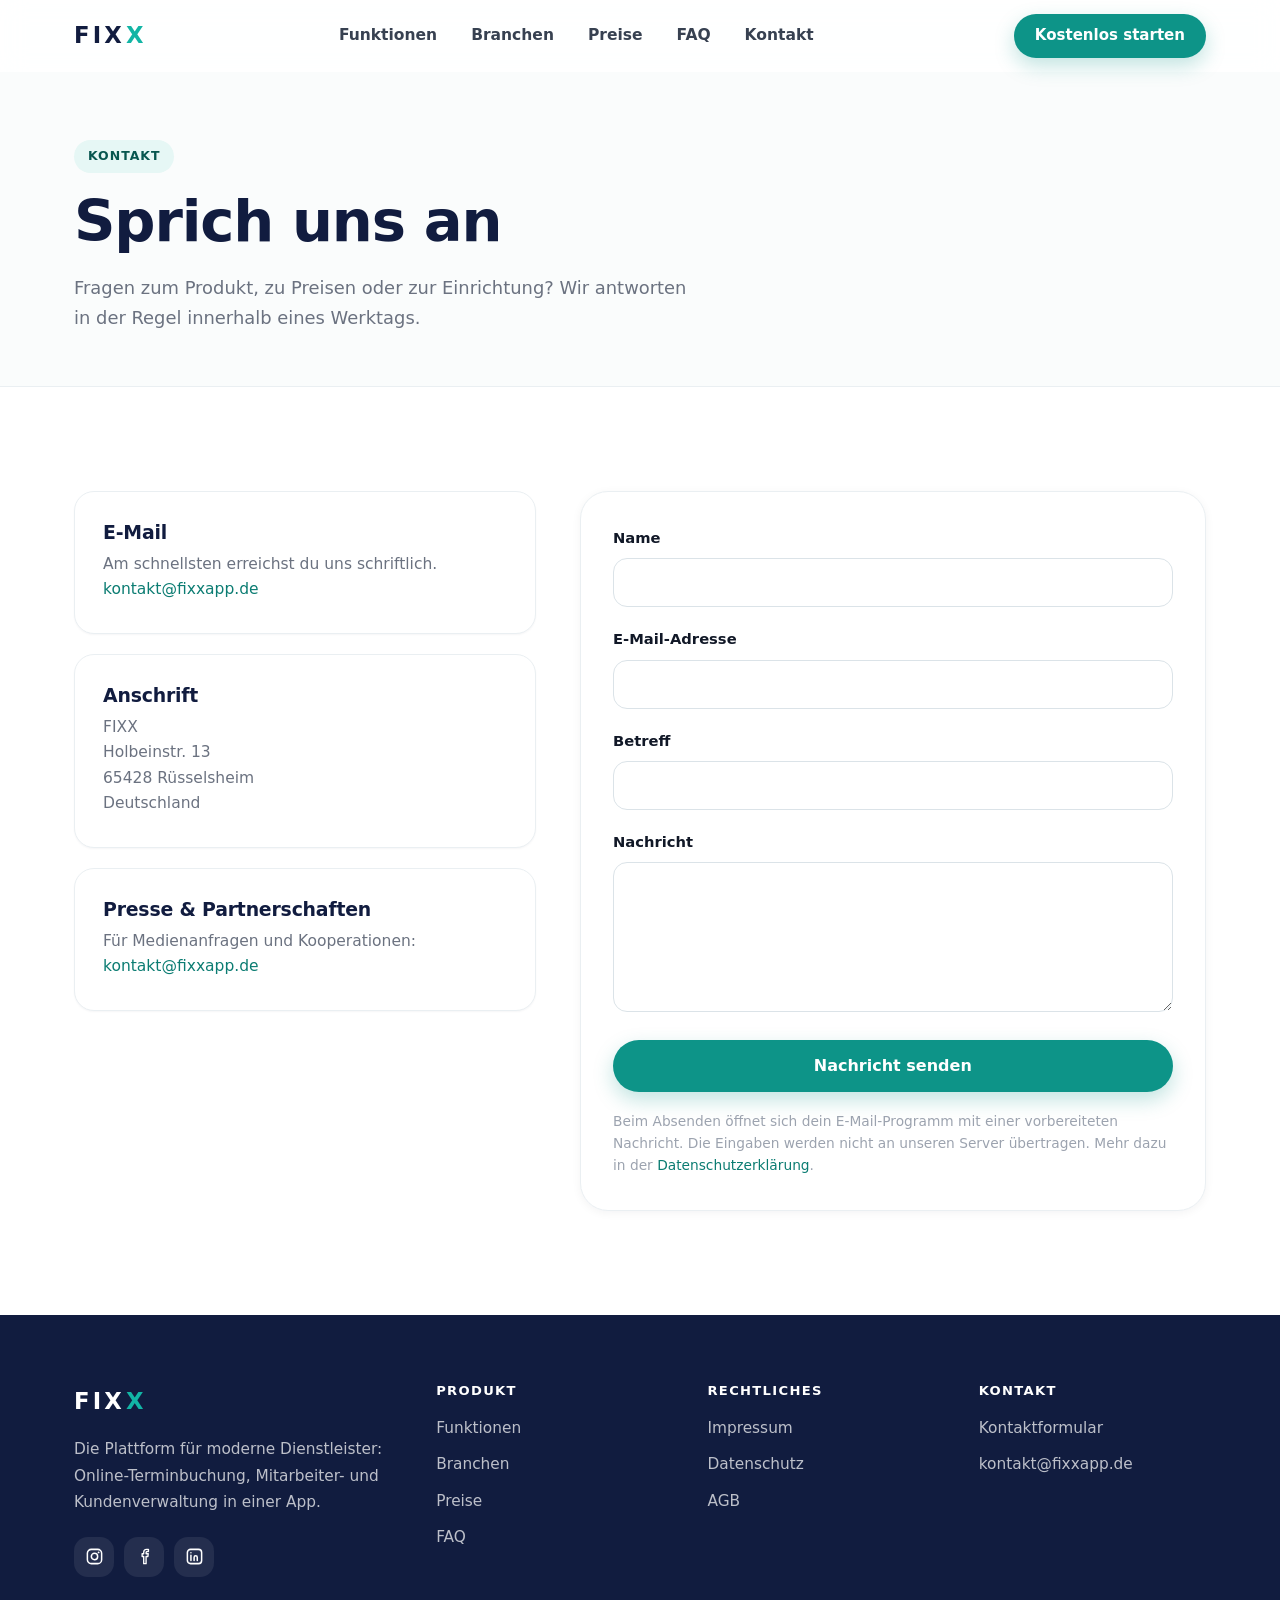
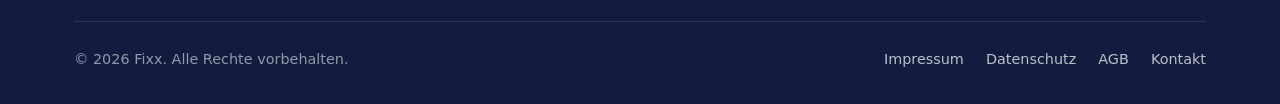
<file: kontakt.html>
<!DOCTYPE html>
<html lang="de">
  <head>
    <meta charset="utf-8" />
    <meta name="viewport" content="width=device-width, initial-scale=1" />
    <meta name="theme-color" content="#0d9488" />

    <title>Kontakt – Fixx</title>
    <meta name="description" content="Fragen zu Fixx? Schreib uns – wir antworten in der Regel innerhalb eines Werktags." />
    <link rel="canonical" href="https://www.fixxapp.de/kontakt.html" />

    <meta property="og:type" content="website" />
    <meta property="og:site_name" content="Fixx" />
    <meta property="og:locale" content="de_DE" />
    <meta property="og:url" content="https://www.fixxapp.de/kontakt.html" />
    <meta property="og:title" content="Kontakt – Fixx" />
    <meta property="og:description" content="Fragen zu Fixx? Schreib uns – wir antworten in der Regel innerhalb eines Werktags." />
    <meta property="og:image" content="https://www.fixxapp.de/images/og-image.jpg" />
    <meta name="twitter:card" content="summary_large_image" />

    <link rel="icon" href="favicon/favicon.svg" type="image/svg+xml" />
    <link rel="apple-touch-icon" href="favicon/apple-touch-icon.png" />

    <link rel="stylesheet" href="css/style.css" />
    <link rel="stylesheet" href="css/responsive.css" />
    <link rel="stylesheet" href="css/animations.css" />
  </head>

  <body>
    <a class="skip-link" href="#main">Zum Inhalt springen</a>

    <header class="header" data-header>
      <div class="container header__inner">
        <a class="logo" href="index.html" aria-label="Fixx – zur Startseite">
          FIX<span class="logo__accent">X</span>
        </a>

        <nav class="nav" aria-label="Hauptnavigation">
          <a class="nav__link" href="index.html#funktionen">Funktionen</a>
          <a class="nav__link" href="index.html#branchen">Branchen</a>
          <a class="nav__link" href="index.html#preise">Preise</a>
          <a class="nav__link" href="index.html#faq">FAQ</a>
          <a class="nav__link" href="kontakt.html">Kontakt</a>
        </nav>

        <a class="btn btn--primary btn--sm header__cta" href="kontakt.html">Kostenlos starten</a>

        <button
          class="burger"
          type="button"
          data-burger
          aria-expanded="false"
          aria-controls="mobile-nav"
          aria-label="Menü öffnen"
        >
          <span class="burger__bar"></span>
          <span class="burger__bar"></span>
          <span class="burger__bar"></span>
        </button>
      </div>
    </header>

    <div class="mobile-nav" id="mobile-nav" data-mobile-nav>
      <ul class="mobile-nav__list">
        <li><a class="mobile-nav__link" href="index.html#funktionen">Funktionen</a></li>
        <li><a class="mobile-nav__link" href="index.html#branchen">Branchen</a></li>
        <li><a class="mobile-nav__link" href="index.html#preise">Preise</a></li>
        <li><a class="mobile-nav__link" href="index.html#faq">FAQ</a></li>
        <li><a class="mobile-nav__link" href="kontakt.html">Kontakt</a></li>
      </ul>
      <a class="btn btn--primary btn--block" href="kontakt.html">Kostenlos starten</a>
    </div>

    <main id="main">
      <section class="page-hero">
        <div class="container">
          <span class="eyebrow">Kontakt</span>
          <h1>Sprich uns an</h1>
          <p class="lead">
            Fragen zum Produkt, zu Preisen oder zur Einrichtung? Wir antworten in der Regel
            innerhalb eines Werktags.
          </p>
        </div>
      </section>

      <section class="section">
        <div class="container">
          <div class="contact-grid">
            <div data-reveal="left">
              <div class="contact-card">
                <h3>E-Mail</h3>
                <p>
                  Am schnellsten erreichst du uns schriftlich.<br />
                  <a href="mailto:kontakt@fixxapp.de">kontakt@fixxapp.de</a>
                </p>
              </div>

              <div class="contact-card">
                <h3>Anschrift</h3>
                <p>
                  FIXX<br />
                  Holbeinstr. 13<br />
                  65428 R&#252;sselsheim<br />
                  Deutschland
                </p>
              </div>

              <div class="contact-card">
                <h3>Presse &amp; Partnerschaften</h3>
                <p>
                  F&#252;r Medienanfragen und Kooperationen:
                  <a href="mailto:kontakt@fixxapp.de">kontakt@fixxapp.de</a>
                </p>
              </div>
            </div>

            <form
              class="form"
              data-contact-form
              data-recipient="kontakt@fixxapp.de"
              novalidate
              data-reveal="right"
            >
              <div class="field">
                <label for="name">Name</label>
                <input
                  type="text"
                  id="name"
                  name="name"
                  autocomplete="name"
                  data-required
                  aria-describedby="err-name"
                />
                <span class="field__error" id="err-name">Bitte gib deinen Namen ein.</span>
              </div>

              <div class="field">
                <label for="email">E-Mail-Adresse</label>
                <input
                  type="email"
                  id="email"
                  name="email"
                  autocomplete="email"
                  data-required
                  aria-describedby="err-email"
                />
                <span class="field__error" id="err-email">
                  Bitte gib eine g&#252;ltige E-Mail-Adresse ein.
                </span>
              </div>

              <div class="field">
                <label for="subject">Betreff</label>
                <input
                  type="text"
                  id="subject"
                  name="subject"
                  data-required
                  aria-describedby="err-subject"
                />
                <span class="field__error" id="err-subject">Bitte gib einen Betreff ein.</span>
              </div>

              <div class="field">
                <label for="message">Nachricht</label>
                <textarea
                  id="message"
                  name="message"
                  data-required
                  aria-describedby="err-message"
                ></textarea>
                <span class="field__error" id="err-message">
                  Bitte schreib uns kurz dein Anliegen.
                </span>
              </div>

              <button class="btn btn--primary btn--block" type="submit">Nachricht senden</button>

              <p class="form__hint">
                Beim Absenden &#246;ffnet sich dein E-Mail-Programm mit einer vorbereiteten
                Nachricht. Die Eingaben werden nicht an unseren Server &#252;bertragen. Mehr
                dazu in der <a href="datenschutz.html">Datenschutzerkl&#228;rung</a>.
              </p>
            </form>
          </div>
        </div>
      </section>

    </main>

    <footer class="footer">
      <div class="container">
        <div class="footer__grid">
          <div>
            <span class="logo">FIX<span class="logo__accent">X</span></span>
            <p class="footer__about">
              Die Plattform für moderne Dienstleister: Online-Terminbuchung,
              Mitarbeiter- und Kundenverwaltung in einer App.
            </p>
            <div class="footer__social">
              <a href="#" aria-label="Fixx bei Instagram">
                <svg width="19" height="19" viewBox="0 0 24 24" fill="none" aria-hidden="true"><rect x="3" y="3" width="18" height="18" rx="5" stroke="currentColor" stroke-width="1.9"/><circle cx="12" cy="12" r="4" stroke="currentColor" stroke-width="1.9"/><circle cx="17.2" cy="6.8" r="1.2" fill="currentColor"/></svg>
              </a>
              <a href="#" aria-label="Fixx bei Facebook">
                <svg width="19" height="19" viewBox="0 0 24 24" fill="none" aria-hidden="true"><path d="M14 8.5V7c0-.9.4-1.3 1.4-1.3H17V3h-2.4C11.8 3 11 4.4 11 6.6v1.9H9V12h2v9h3v-9h2.3l.4-3.5H14Z" stroke="currentColor" stroke-width="1.7" stroke-linejoin="round"/></svg>
              </a>
              <a href="#" aria-label="Fixx bei LinkedIn">
                <svg width="19" height="19" viewBox="0 0 24 24" fill="none" aria-hidden="true"><rect x="3" y="3" width="18" height="18" rx="4" stroke="currentColor" stroke-width="1.9"/><path d="M7.5 10.5V17M7.5 7.3v.1M11.5 17v-3.6c0-1.3.9-2.2 2-2.2s2 .9 2 2.2V17" stroke="currentColor" stroke-width="1.9" stroke-linecap="round"/></svg>
              </a>
            </div>
          </div>

          <div>
            <h4>Produkt</h4>
            <ul class="footer__list">
              <li><a href="index.html#funktionen">Funktionen</a></li>
              <li><a href="index.html#branchen">Branchen</a></li>
              <li><a href="index.html#preise">Preise</a></li>
              <li><a href="index.html#faq">FAQ</a></li>
            </ul>
          </div>

          <div>
            <h4>Rechtliches</h4>
            <ul class="footer__list">
              <li><a href="impressum.html">Impressum</a></li>
              <li><a href="datenschutz.html">Datenschutz</a></li>
              <li><a href="agb.html">AGB</a></li>
            </ul>
          </div>

          <div>
            <h4>Kontakt</h4>
            <ul class="footer__list">
              <li><a href="kontakt.html">Kontaktformular</a></li>
              <li><a href="mailto:kontakt@fixxapp.de">kontakt@fixxapp.de</a></li>
            </ul>
          </div>
        </div>

        <div class="footer__bottom">
          <p>&copy; <span data-year>2026</span> Fixx. Alle Rechte vorbehalten.</p>
          <nav aria-label="Rechtliche Hinweise">
            <a href="impressum.html">Impressum</a>
            <a href="datenschutz.html">Datenschutz</a>
            <a href="agb.html">AGB</a>
            <a href="kontakt.html">Kontakt</a>
          </nav>
        </div>
      </div>
    </footer>
    <script src="js/script.js" defer></script>
  </body>
</html>
</file>
<file: css/style.css>
/* ==========================================================================
   Fixx – Landingpage
   style.css · Design-Tokens, Basis-Typografie, Layout und Komponenten

   Aufbau dieser Datei:
     1.  Design-Tokens (Custom Properties)
     2.  Reset und Basis
     3.  Layout-Hilfsklassen
     4.  Typografie
     5.  Buttons
     6.  Kopfzeile / Navigation
     7.  Hero
     8.  Karten-Raster (Funktionen, Vorteile)
     9.  Branchen
     10. Preise
     11. FAQ
     12. Call-to-Action
     13. Footer
     14. Inhaltsseiten (Impressum, Datenschutz, AGB)
     15. Kontaktformular

   Breakpoints stehen in responsive.css, Bewegung in animations.css.
   ========================================================================== */

/* --------------------------------------------------------------------------
   1. Design-Tokens
   Die Farben entsprechen der Fixx-App (Provider-Oberfläche und Auth-Screens),
   damit Website und Produkt als ein Auftritt wirken.
   -------------------------------------------------------------------------- */

:root {
  /* Marke */
  --brand: #0d9488;
  --brand-deep: #0b7c72;
  --brand-dark: #07564f;
  --brand-soft: #e6f7f5;
  --brand-accent: #12b5a5;
  --navy: #111c3f;

  /* Neutrale Töne */
  --ink: #111827;
  --ink-2: #374151;
  --muted: #6b7280;
  --faint: #9ca3af;
  --line: #eaeff2;
  --line-strong: #dbe3e8;

  /* Flächen */
  --bg: #ffffff;
  --bg-alt: #fafcfc;
  --bg-mint: #f2fbf9;

  /* Radien */
  --r-sm: 10px;
  --r-md: 14px;
  --r-lg: 20px;
  --r-xl: 28px;
  --r-full: 999px;

  /* Schatten – bewusst weich und flach, kein harter Rand */
  --shadow-xs: 0 1px 2px rgba(17, 24, 39, 0.04);
  --shadow-sm: 0 2px 10px rgba(17, 24, 39, 0.05);
  --shadow-md: 0 10px 30px rgba(17, 24, 39, 0.07);
  --shadow-lg: 0 24px 60px rgba(17, 24, 39, 0.1);

  /* Typografie
     Systemschriften: kein externer Request, sofort verfügbar, modern.
     Wie du stattdessen die App-Schriften (Outfit / DM Sans) einbindest,
     steht in der README. */
  --font-sans: ui-sans-serif, system-ui, -apple-system, "Segoe UI", Roboto,
    "Helvetica Neue", Arial, "Noto Sans", sans-serif;

  /* Rhythmus */
  --container: 1180px;
  --gutter: 24px;
  --section-y: 104px;

  /* Bewegung */
  --ease: cubic-bezier(0.22, 0.61, 0.36, 1);
  --dur: 220ms;

  /* Höhe der fixierten Kopfzeile – auch für scroll-margin genutzt */
  --header-h: 72px;
}

/* --------------------------------------------------------------------------
   2. Reset und Basis
   -------------------------------------------------------------------------- */

*,
*::before,
*::after {
  box-sizing: border-box;
}

html {
  -webkit-text-size-adjust: 100%;
  scroll-behavior: smooth;
}

body {
  margin: 0;
  background: var(--bg);
  color: var(--ink);
  font-family: var(--font-sans);
  font-size: 17px;
  line-height: 1.65;
  -webkit-font-smoothing: antialiased;
  -moz-osx-font-smoothing: grayscale;
}

/* Verhindert horizontales Scrollen durch dekorative Elemente */
body {
  overflow-x: hidden;
}

img,
svg {
  max-width: 100%;
  display: block;
}

a {
  color: var(--brand-deep);
  text-decoration: none;
}

a:hover {
  text-decoration: underline;
}

ul,
ol {
  margin: 0;
  padding: 0;
}

button {
  font: inherit;
  color: inherit;
}

/* Sichtbarer Fokus – nur bei Tastaturbedienung, nicht bei Mausklick */
:focus-visible {
  outline: 3px solid var(--brand-accent);
  outline-offset: 3px;
  border-radius: 4px;
}

/* Sprunglink für Screenreader und Tastatur */
.skip-link {
  position: absolute;
  left: -9999px;
  top: 0;
  z-index: 200;
  padding: 12px 20px;
  background: var(--brand);
  color: #fff;
  border-radius: 0 0 var(--r-md) 0;
  font-weight: 600;
}

.skip-link:focus {
  left: 0;
}

/* Nur für Screenreader */
.sr-only {
  position: absolute;
  width: 1px;
  height: 1px;
  padding: 0;
  margin: -1px;
  overflow: hidden;
  clip: rect(0 0 0 0);
  white-space: nowrap;
  border: 0;
}

/* --------------------------------------------------------------------------
   3. Layout
   -------------------------------------------------------------------------- */

.container {
  width: 100%;
  max-width: var(--container);
  margin-inline: auto;
  padding-inline: var(--gutter);
}

.section {
  padding-block: var(--section-y);
  /* Anker nicht unter die fixierte Kopfzeile scrollen lassen */
  scroll-margin-top: calc(var(--header-h) + 16px);
}

.section--alt {
  background: var(--bg-alt);
}

.section--mint {
  background: var(--bg-mint);
}

.section__head {
  max-width: 680px;
  margin: 0 auto 56px;
  text-align: center;
}

.grid {
  display: grid;
  gap: 24px;
}

.grid--4 {
  grid-template-columns: repeat(4, 1fr);
}

.grid--3 {
  grid-template-columns: repeat(3, 1fr);
}

.grid--2 {
  grid-template-columns: repeat(2, 1fr);
}

/* --------------------------------------------------------------------------
   4. Typografie
   -------------------------------------------------------------------------- */

h1,
h2,
h3,
h4 {
  margin: 0;
  color: var(--navy);
  line-height: 1.15;
  letter-spacing: -0.02em;
  font-weight: 800;
}

h1 {
  font-size: clamp(2.4rem, 5vw, 3.6rem);
}

h2 {
  font-size: clamp(1.9rem, 3.4vw, 2.6rem);
}

h3 {
  font-size: 1.18rem;
  letter-spacing: -0.01em;
  font-weight: 700;
}

p {
  margin: 0;
}

.lead {
  margin-top: 18px;
  font-size: 1.12rem;
  line-height: 1.7;
  color: var(--muted);
}

.eyebrow {
  display: inline-block;
  margin-bottom: 16px;
  padding: 6px 14px;
  border-radius: var(--r-full);
  background: var(--brand-soft);
  color: var(--brand-dark);
  font-size: 0.78rem;
  font-weight: 700;
  letter-spacing: 0.08em;
  text-transform: uppercase;
}

.text-muted {
  color: var(--muted);
}

/* --------------------------------------------------------------------------
   5. Buttons
   -------------------------------------------------------------------------- */

.btn {
  display: inline-flex;
  align-items: center;
  justify-content: center;
  gap: 10px;
  min-height: 52px;
  padding: 0 28px;
  border: 1px solid transparent;
  border-radius: var(--r-full);
  font-size: 1rem;
  font-weight: 700;
  text-align: center;
  cursor: pointer;
  transition: transform var(--dur) var(--ease), box-shadow var(--dur) var(--ease),
    background-color var(--dur) var(--ease), border-color var(--dur) var(--ease),
    color var(--dur) var(--ease);
}

.btn:hover {
  text-decoration: none;
  transform: translateY(-2px);
}

.btn:active {
  transform: translateY(0);
}

.btn--primary {
  background: var(--brand);
  color: #fff;
  box-shadow: 0 8px 20px rgba(13, 148, 136, 0.25);
}

.btn--primary:hover {
  background: var(--brand-deep);
  box-shadow: 0 12px 28px rgba(13, 148, 136, 0.32);
}

.btn--ghost {
  background: #fff;
  border-color: var(--line-strong);
  color: var(--ink);
  box-shadow: var(--shadow-xs);
}

.btn--ghost:hover {
  border-color: var(--brand);
  color: var(--brand-deep);
}

.btn--light {
  background: #fff;
  color: var(--brand-dark);
}

.btn--light:hover {
  background: var(--brand-soft);
}

.btn--sm {
  min-height: 44px;
  padding: 0 20px;
  font-size: 0.94rem;
}

.btn--block {
  width: 100%;
}

.btn-row {
  display: flex;
  flex-wrap: wrap;
  gap: 14px;
  margin-top: 36px;
}

.btn-row--center {
  justify-content: center;
}

/* --------------------------------------------------------------------------
   6. Kopfzeile / Navigation
   -------------------------------------------------------------------------- */

.header {
  position: fixed;
  inset: 0 0 auto 0;
  z-index: 100;
  height: var(--header-h);
  display: flex;
  align-items: center;
  background: rgba(255, 255, 255, 0.85);
  backdrop-filter: saturate(1.6) blur(12px);
  -webkit-backdrop-filter: saturate(1.6) blur(12px);
  border-bottom: 1px solid transparent;
  transition: border-color var(--dur) var(--ease), box-shadow var(--dur) var(--ease);
}

/* Wird per JS gesetzt, sobald die Seite gescrollt ist */
.header.is-scrolled {
  border-bottom-color: var(--line);
  box-shadow: var(--shadow-sm);
}

.header__inner {
  display: flex;
  align-items: center;
  justify-content: space-between;
  gap: 24px;
  width: 100%;
}

/* Wortmarke – Platzhalter, bis das Logo als SVG/PNG vorliegt.
   Siehe README, Abschnitt „Logo ersetzen“. */
.logo {
  display: inline-flex;
  align-items: baseline;
  gap: 1px;
  font-size: 1.42rem;
  font-weight: 800;
  letter-spacing: 0.14em;
  color: var(--navy);
}

.logo:hover {
  text-decoration: none;
}

.logo__accent {
  color: var(--brand-accent);
}

.nav {
  display: flex;
  align-items: center;
  gap: 6px;
}

.nav__link {
  padding: 8px 14px;
  border-radius: var(--r-full);
  color: var(--ink-2);
  font-size: 0.97rem;
  font-weight: 600;
  transition: color var(--dur) var(--ease), background-color var(--dur) var(--ease);
}

.nav__link:hover {
  background: var(--bg-alt);
  color: var(--brand-deep);
  text-decoration: none;
}

/* Aktiver Abschnitt – per Scrollspy in script.js gesetzt */
.nav__link.is-active {
  color: var(--brand-deep);
  background: var(--brand-soft);
}

.header__cta {
  margin-left: 8px;
}

/* Hamburger – drei Linien, die sich zum X drehen */
.burger {
  display: none;
  position: relative;
  width: 44px;
  height: 44px;
  padding: 0;
  border: 1px solid var(--line);
  border-radius: var(--r-md);
  background: #fff;
  cursor: pointer;
}

.burger__bar {
  position: absolute;
  left: 12px;
  width: 20px;
  height: 2px;
  border-radius: 2px;
  background: var(--ink);
  transition: transform var(--dur) var(--ease), opacity var(--dur) var(--ease);
}

.burger__bar:nth-child(1) {
  top: 15px;
}
.burger__bar:nth-child(2) {
  top: 21px;
}
.burger__bar:nth-child(3) {
  top: 27px;
}

.burger[aria-expanded="true"] .burger__bar:nth-child(1) {
  transform: translateY(6px) rotate(45deg);
}

.burger[aria-expanded="true"] .burger__bar:nth-child(2) {
  opacity: 0;
}

.burger[aria-expanded="true"] .burger__bar:nth-child(3) {
  transform: translateY(-6px) rotate(-45deg);
}

/* Mobiles Panel – Sichtbarkeit steuert responsive.css */
.mobile-nav {
  position: fixed;
  inset: var(--header-h) 0 auto 0;
  z-index: 99;
  display: none;
  padding: 18px var(--gutter) 28px;
  background: #fff;
  border-bottom: 1px solid var(--line);
  box-shadow: var(--shadow-md);
}

.mobile-nav__list {
  list-style: none;
  display: grid;
  gap: 4px;
}

.mobile-nav__link {
  display: block;
  padding: 14px 12px;
  border-radius: var(--r-md);
  color: var(--ink);
  font-size: 1.05rem;
  font-weight: 600;
}

.mobile-nav__link:hover {
  background: var(--bg-alt);
  text-decoration: none;
}

.mobile-nav .btn {
  margin-top: 14px;
}

/* Sperrt das Scrollen, solange das Menü offen ist */
body.is-menu-open {
  overflow: hidden;
}

/* --------------------------------------------------------------------------
   7. Hero
   -------------------------------------------------------------------------- */

.hero {
  position: relative;
  padding-top: calc(var(--header-h) + 84px);
  padding-bottom: 96px;
  overflow: hidden;
}

/* Zwei weiche Mint-Flächen als Hintergrund – rein dekorativ */
.hero::before,
.hero::after {
  content: "";
  position: absolute;
  border-radius: 50%;
  pointer-events: none;
  z-index: 0;
}

.hero::before {
  width: 620px;
  height: 620px;
  top: -220px;
  right: -180px;
  background: radial-gradient(
    circle at 50% 50%,
    rgba(18, 181, 165, 0.16),
    rgba(18, 181, 165, 0) 70%
  );
}

.hero::after {
  width: 480px;
  height: 480px;
  bottom: -220px;
  left: -200px;
  background: radial-gradient(
    circle at 50% 50%,
    rgba(13, 148, 136, 0.1),
    rgba(13, 148, 136, 0) 70%
  );
}

.hero__inner {
  position: relative;
  z-index: 1;
  display: grid;
  grid-template-columns: 1.05fr 0.95fr;
  align-items: center;
  gap: 64px;
}

.hero__trust {
  display: flex;
  flex-wrap: wrap;
  gap: 22px;
  margin-top: 40px;
  padding-top: 28px;
  border-top: 1px solid var(--line);
  list-style: none;
}

.hero__trust li {
  display: flex;
  align-items: center;
  gap: 8px;
  color: var(--muted);
  font-size: 0.94rem;
  font-weight: 600;
}

.hero__trust svg {
  flex: none;
  color: var(--brand);
}

/* ---- Telefon-Mockup ------------------------------------------------------
   Platzhalter für einen echten App-Screenshot: vollständig in HTML/CSS
   gezeichnet, damit kein Bild geladen werden muss. Wie du ihn durch einen
   Screenshot ersetzt, steht in der README.
   ------------------------------------------------------------------------ */

.mockup {
  position: relative;
  justify-self: center;
  width: 300px;
  max-width: 100%;
  padding: 12px;
  border-radius: 44px;
  background: linear-gradient(160deg, #101a33, #1f2c4d);
  box-shadow: var(--shadow-lg);
}

.mockup__screen {
  position: relative;
  border-radius: 34px;
  background: var(--bg-alt);
  overflow: hidden;
}

/* Notch */
.mockup__notch {
  position: absolute;
  top: 0;
  left: 50%;
  transform: translateX(-50%);
  width: 116px;
  height: 22px;
  border-radius: 0 0 14px 14px;
  background: #101a33;
  z-index: 2;
}

.mockup__body {
  padding: 40px 16px 22px;
}

.mockup__title {
  font-size: 1.02rem;
  font-weight: 800;
  color: var(--navy);
}

.mockup__sub {
  margin-top: 2px;
  font-size: 0.74rem;
  color: var(--muted);
}

.mockup__days {
  display: grid;
  grid-template-columns: repeat(5, 1fr);
  gap: 6px;
  margin: 16px 0 14px;
}

.mockup__day {
  padding: 8px 0;
  border-radius: var(--r-sm);
  background: #fff;
  border: 1px solid var(--line);
  text-align: center;
  font-size: 0.62rem;
  font-weight: 700;
  color: var(--muted);
  line-height: 1.5;
}

.mockup__day span {
  display: block;
  font-size: 0.82rem;
  color: var(--ink);
}

.mockup__day.is-active {
  background: var(--brand);
  border-color: var(--brand);
  color: rgba(255, 255, 255, 0.85);
}

.mockup__day.is-active span {
  color: #fff;
}

.mockup__card {
  display: flex;
  align-items: center;
  gap: 10px;
  margin-bottom: 8px;
  padding: 11px 12px;
  border-radius: var(--r-md);
  background: #fff;
  border: 1px solid var(--line);
  box-shadow: var(--shadow-xs);
}

.mockup__avatar {
  flex: none;
  width: 32px;
  height: 32px;
  border-radius: 50%;
  display: grid;
  place-items: center;
  background: var(--brand-soft);
  color: var(--brand-dark);
  font-size: 0.7rem;
  font-weight: 800;
}

.mockup__avatar--b {
  background: #fdeee2;
  color: #b45309;
}

.mockup__avatar--c {
  background: #e9edfb;
  color: #3b4f9e;
}

.mockup__line {
  flex: 1;
  min-width: 0;
}

.mockup__line strong {
  display: block;
  font-size: 0.78rem;
  color: var(--ink);
}

.mockup__line small {
  font-size: 0.68rem;
  color: var(--muted);
}

.mockup__time {
  flex: none;
  padding: 4px 9px;
  border-radius: var(--r-full);
  background: var(--brand-soft);
  color: var(--brand-dark);
  font-size: 0.66rem;
  font-weight: 800;
}

/* Schwebendes Badge am Mockup */
.mockup__badge {
  position: absolute;
  right: -18px;
  bottom: 68px;
  display: flex;
  align-items: center;
  gap: 9px;
  padding: 11px 15px;
  border-radius: var(--r-md);
  background: #fff;
  box-shadow: var(--shadow-md);
}

.mockup__badge svg {
  color: var(--brand);
}

.mockup__badge strong {
  display: block;
  font-size: 0.8rem;
  color: var(--ink);
  line-height: 1.3;
}

.mockup__badge small {
  font-size: 0.7rem;
  color: var(--muted);
}

/* --------------------------------------------------------------------------
   8. Karten (Funktionen, Vorteile)
   -------------------------------------------------------------------------- */

.card {
  padding: 30px 26px;
  border: 1px solid var(--line);
  border-radius: var(--r-lg);
  background: #fff;
  box-shadow: var(--shadow-xs);
  transition: transform var(--dur) var(--ease), box-shadow var(--dur) var(--ease),
    border-color var(--dur) var(--ease);
}

.card:hover {
  transform: translateY(-4px);
  border-color: rgba(13, 148, 136, 0.35);
  box-shadow: var(--shadow-md);
}

.card__icon {
  display: grid;
  place-items: center;
  width: 50px;
  height: 50px;
  margin-bottom: 20px;
  border-radius: var(--r-md);
  background: var(--brand-soft);
  color: var(--brand-deep);
}

.card h3 {
  margin-bottom: 10px;
}

.card p {
  color: var(--muted);
  font-size: 0.97rem;
  line-height: 1.65;
}

/* Vorteile – Zeilenlayout mit Icon links */
.benefit {
  display: flex;
  gap: 18px;
  padding: 24px;
  border-radius: var(--r-lg);
  background: #fff;
  border: 1px solid var(--line);
  box-shadow: var(--shadow-xs);
  transition: transform var(--dur) var(--ease), box-shadow var(--dur) var(--ease);
}

.benefit:hover {
  transform: translateY(-3px);
  box-shadow: var(--shadow-md);
}

.benefit__icon {
  flex: none;
  display: grid;
  place-items: center;
  width: 46px;
  height: 46px;
  border-radius: var(--r-md);
  background: var(--brand);
  color: #fff;
}

.benefit h3 {
  margin-bottom: 6px;
}

.benefit p {
  color: var(--muted);
  font-size: 0.96rem;
}

/* --------------------------------------------------------------------------
   9. Branchen
   -------------------------------------------------------------------------- */

.industries {
  display: flex;
  flex-wrap: wrap;
  gap: 14px;
  justify-content: center;
  list-style: none;
}

.industry {
  display: flex;
  align-items: center;
  gap: 11px;
  padding: 14px 22px;
  border: 1px solid var(--line);
  border-radius: var(--r-full);
  background: #fff;
  box-shadow: var(--shadow-xs);
  font-weight: 650;
  font-size: 1rem;
  color: var(--ink);
  transition: transform var(--dur) var(--ease), border-color var(--dur) var(--ease),
    box-shadow var(--dur) var(--ease);
}

.industry:hover {
  transform: translateY(-3px);
  border-color: var(--brand);
  box-shadow: var(--shadow-sm);
}

.industry svg {
  flex: none;
  color: var(--brand);
}

.industry--more {
  background: var(--brand-soft);
  border-color: transparent;
  color: var(--brand-dark);
  font-weight: 700;
}

/* --------------------------------------------------------------------------
   10. Preise
   -------------------------------------------------------------------------- */

.pricing {
  display: grid;
  grid-template-columns: repeat(2, minmax(0, 1fr));
  gap: 24px;
  max-width: 860px;
  margin-inline: auto;
}

.plan {
  position: relative;
  display: flex;
  flex-direction: column;
  padding: 36px 32px;
  border: 1px solid var(--line);
  border-radius: var(--r-xl);
  background: #fff;
  box-shadow: var(--shadow-sm);
}

.plan--featured {
  border-color: var(--brand);
  box-shadow: var(--shadow-md);
}

.plan__tag {
  position: absolute;
  top: -13px;
  left: 32px;
  padding: 5px 14px;
  border-radius: var(--r-full);
  background: var(--brand);
  color: #fff;
  font-size: 0.74rem;
  font-weight: 800;
  letter-spacing: 0.04em;
  text-transform: uppercase;
}

.plan h3 {
  font-size: 1.3rem;
}

.plan__price {
  margin: 18px 0 4px;
  font-size: 2.4rem;
  font-weight: 800;
  color: var(--navy);
  letter-spacing: -0.03em;
  line-height: 1.1;
}

.plan__note {
  color: var(--muted);
  font-size: 0.95rem;
}

.plan__list {
  list-style: none;
  margin: 26px 0 32px;
  display: grid;
  gap: 12px;
}

.plan__list li {
  display: flex;
  align-items: flex-start;
  gap: 11px;
  color: var(--ink-2);
  font-size: 0.98rem;
}

.plan__list svg {
  flex: none;
  margin-top: 4px;
  color: var(--brand);
}

.plan .btn {
  margin-top: auto;
}

.pricing__footnote {
  max-width: 620px;
  margin: 34px auto 0;
  text-align: center;
  color: var(--muted);
  font-size: 0.93rem;
}

/* --------------------------------------------------------------------------
   11. FAQ
   -------------------------------------------------------------------------- */

.faq {
  max-width: 820px;
  margin-inline: auto;
  display: grid;
  gap: 14px;
}

.faq__item {
  border: 1px solid var(--line);
  border-radius: var(--r-lg);
  background: #fff;
  box-shadow: var(--shadow-xs);
  overflow: hidden;
  transition: border-color var(--dur) var(--ease), box-shadow var(--dur) var(--ease);
}

.faq__item.is-open {
  border-color: rgba(13, 148, 136, 0.4);
  box-shadow: var(--shadow-sm);
}

.faq__q {
  display: flex;
  align-items: center;
  justify-content: space-between;
  gap: 20px;
  width: 100%;
  padding: 24px 26px;
  border: 0;
  background: transparent;
  text-align: left;
  font-size: 1.06rem;
  font-weight: 700;
  color: var(--navy);
  cursor: pointer;
}

.faq__icon {
  flex: none;
  display: grid;
  place-items: center;
  width: 30px;
  height: 30px;
  border-radius: 50%;
  background: var(--brand-soft);
  color: var(--brand-deep);
  transition: transform var(--dur) var(--ease), background-color var(--dur) var(--ease);
}

.faq__item.is-open .faq__icon {
  transform: rotate(45deg);
  background: var(--brand);
  color: #fff;
}

/* Höhe wird per JS gesetzt, damit der Übergang animierbar bleibt */
.faq__a {
  height: 0;
  overflow: hidden;
  transition: height var(--dur) var(--ease);
}

.faq__a > div {
  padding: 0 26px 26px;
  color: var(--muted);
  font-size: 1rem;
}

/* --------------------------------------------------------------------------
   12. Call-to-Action
   -------------------------------------------------------------------------- */

.cta {
  position: relative;
  padding-block: 92px;
  background: linear-gradient(135deg, var(--brand-dark), var(--brand) 55%, var(--brand-accent));
  overflow: hidden;
}

.cta::before {
  content: "";
  position: absolute;
  width: 560px;
  height: 560px;
  top: -260px;
  right: -160px;
  border-radius: 50%;
  background: rgba(255, 255, 255, 0.08);
  pointer-events: none;
}

.cta__inner {
  position: relative;
  z-index: 1;
  max-width: 720px;
  margin-inline: auto;
  text-align: center;
}

.cta h2 {
  color: #fff;
}

.cta p {
  margin-top: 18px;
  color: rgba(255, 255, 255, 0.9);
  font-size: 1.1rem;
}

/* --------------------------------------------------------------------------
   13. Footer
   -------------------------------------------------------------------------- */

.footer {
  padding-block: 68px 32px;
  background: var(--navy);
  color: rgba(255, 255, 255, 0.72);
  font-size: 0.96rem;
}

.footer a {
  color: rgba(255, 255, 255, 0.72);
}

.footer a:hover {
  color: #fff;
}

.footer__grid {
  display: grid;
  grid-template-columns: 1.4fr repeat(3, 1fr);
  gap: 44px;
  padding-bottom: 44px;
  border-bottom: 1px solid rgba(255, 255, 255, 0.12);
}

.footer .logo {
  color: #fff;
}

.footer__about {
  margin-top: 16px;
  max-width: 320px;
  line-height: 1.7;
}

.footer h4 {
  margin-bottom: 18px;
  color: #fff;
  font-size: 0.82rem;
  font-weight: 700;
  letter-spacing: 0.1em;
  text-transform: uppercase;
}

.footer__list {
  list-style: none;
  display: grid;
  gap: 11px;
}

.footer__social {
  display: flex;
  gap: 10px;
  margin-top: 22px;
}

.footer__social a {
  display: grid;
  place-items: center;
  width: 40px;
  height: 40px;
  border-radius: var(--r-md);
  background: rgba(255, 255, 255, 0.08);
  color: #fff;
  transition: background-color var(--dur) var(--ease), transform var(--dur) var(--ease);
}

.footer__social a:hover {
  background: var(--brand);
  transform: translateY(-2px);
}

.footer__bottom {
  display: flex;
  flex-wrap: wrap;
  gap: 12px 28px;
  justify-content: space-between;
  align-items: center;
  padding-top: 26px;
  font-size: 0.9rem;
  color: rgba(255, 255, 255, 0.55);
}

.footer__bottom nav {
  display: flex;
  flex-wrap: wrap;
  gap: 22px;
}

/* --------------------------------------------------------------------------
   14. Inhaltsseiten (Impressum, Datenschutz, AGB, Kontakt)
   -------------------------------------------------------------------------- */

.page-hero {
  padding-top: calc(var(--header-h) + 68px);
  padding-bottom: 52px;
  background: var(--bg-alt);
  border-bottom: 1px solid var(--line);
}

.page-hero .lead {
  max-width: 620px;
}

.prose {
  max-width: 780px;
  margin-inline: auto;
  padding-block: 72px;
}

.prose h2 {
  margin-top: 52px;
  margin-bottom: 14px;
  font-size: 1.5rem;
}

.prose h2:first-child {
  margin-top: 0;
}

.prose h3 {
  margin-top: 30px;
  margin-bottom: 8px;
}

.prose p,
.prose ul,
.prose ol {
  margin-bottom: 16px;
  color: var(--ink-2);
}

.prose ul,
.prose ol {
  padding-left: 22px;
}

.prose li {
  margin-bottom: 8px;
}

.prose address {
  font-style: normal;
  line-height: 1.9;
}

/* Auffälliger Hinweis auf zu ersetzende Platzhalter */
.notice {
  display: flex;
  gap: 14px;
  margin-bottom: 40px;
  padding: 20px 22px;
  border: 1px solid #f5d5a8;
  border-left: 4px solid #e9973f;
  border-radius: var(--r-md);
  background: #fffaf2;
  color: #7c4a12;
  font-size: 0.95rem;
  line-height: 1.6;
}

.notice svg {
  flex: none;
  margin-top: 2px;
  color: #e9973f;
}

.notice strong {
  display: block;
  margin-bottom: 4px;
  color: #7c4a12;
}

/* Platzhalter im Fließtext sichtbar markieren */
.ph {
  padding: 1px 7px;
  border-radius: 5px;
  background: #fff2dc;
  color: #8a5312;
  font-weight: 600;
  font-size: 0.94em;
  white-space: nowrap;
}

/* --------------------------------------------------------------------------
   15. Kontakt
   -------------------------------------------------------------------------- */

.contact-grid {
  display: grid;
  grid-template-columns: 0.85fr 1.15fr;
  gap: 44px;
  align-items: start;
}

.contact-card {
  padding: 30px 28px;
  border: 1px solid var(--line);
  border-radius: var(--r-lg);
  background: #fff;
  box-shadow: var(--shadow-xs);
}

.contact-card + .contact-card {
  margin-top: 20px;
}

.contact-card h3 {
  margin-bottom: 8px;
}

.contact-card p {
  color: var(--muted);
  font-size: 0.97rem;
}

.form {
  padding: 34px 32px;
  border: 1px solid var(--line);
  border-radius: var(--r-xl);
  background: #fff;
  box-shadow: var(--shadow-sm);
}

.field {
  margin-bottom: 20px;
}

.field label {
  display: block;
  margin-bottom: 8px;
  font-size: 0.92rem;
  font-weight: 700;
  color: var(--ink);
}

.field input,
.field textarea {
  width: 100%;
  padding: 14px 16px;
  border: 1px solid var(--line-strong);
  border-radius: var(--r-md);
  background: #fff;
  font-family: inherit;
  font-size: 1rem;
  color: var(--ink);
  transition: border-color var(--dur) var(--ease), box-shadow var(--dur) var(--ease);
}

.field input:focus,
.field textarea:focus {
  outline: none;
  border-color: var(--brand);
  box-shadow: 0 0 0 4px rgba(13, 148, 136, 0.12);
}

.field textarea {
  min-height: 150px;
  resize: vertical;
}

.field__error {
  display: none;
  margin-top: 7px;
  color: #c22a2f;
  font-size: 0.87rem;
  font-weight: 600;
}

.field.has-error input,
.field.has-error textarea {
  border-color: #d9534f;
}

.field.has-error .field__error {
  display: block;
}

.form__hint {
  margin-top: 18px;
  color: var(--faint);
  font-size: 0.86rem;
  line-height: 1.6;
}
</file>
<file: css/responsive.css>
/* ==========================================================================
   Fixx – Landingpage
   responsive.css · Breakpoints

   Vorgehen: Das Grundlayout in style.css ist für den Desktop geschrieben,
   hier wird nach unten angepasst (Desktop-first). Alle Breakpoints an einer
   Stelle zu haben, macht Änderungen am Verhalten leichter nachvollziehbar.

   Breakpoints:
     1200px  große Tablets / kleine Laptops
     1024px  Tablet quer  – ab hier greift das mobile Menü
      860px  Tablet hoch
      620px  Smartphone
      380px  sehr schmale Geräte
   ========================================================================== */

/* --------------------------------------------------------------------------
   ≤ 1200px
   -------------------------------------------------------------------------- */

@media (max-width: 1200px) {
  :root {
    --section-y: 88px;
  }

  .hero__inner {
    gap: 44px;
  }

  .nav__link {
    padding: 8px 11px;
    font-size: 0.94rem;
  }
}

/* --------------------------------------------------------------------------
   ≤ 1024px – ab hier Hamburger statt Desktop-Navigation
   -------------------------------------------------------------------------- */

@media (max-width: 1024px) {
  .nav,
  .header__cta {
    display: none;
  }

  .burger {
    display: block;
  }

  /* Panel wird nur im geöffneten Zustand eingeblendet.
     Die Klasse setzt script.js. */
  .mobile-nav.is-open {
    display: block;
  }

  .grid--4 {
    grid-template-columns: repeat(2, 1fr);
  }

  .hero {
    padding-top: calc(var(--header-h) + 56px);
    padding-bottom: 72px;
  }

  .hero__inner {
    grid-template-columns: 1fr;
    gap: 56px;
    text-align: center;
  }

  .hero__trust {
    justify-content: center;
  }

  .btn-row {
    justify-content: center;
  }

  .footer__grid {
    grid-template-columns: 1fr 1fr;
    gap: 36px;
  }

  .footer__about {
    max-width: none;
  }

  .contact-grid {
    grid-template-columns: 1fr;
    gap: 32px;
  }
}

/* --------------------------------------------------------------------------
   ≤ 860px
   -------------------------------------------------------------------------- */

@media (max-width: 860px) {
  :root {
    --section-y: 72px;
    --gutter: 20px;
  }

  body {
    font-size: 16px;
  }

  .grid--3 {
    grid-template-columns: repeat(2, 1fr);
  }

  .pricing {
    grid-template-columns: 1fr;
  }

  .section__head {
    margin-bottom: 40px;
  }

  .prose {
    padding-block: 52px;
  }

  .form {
    padding: 28px 22px;
  }
}

/* --------------------------------------------------------------------------
   ≤ 620px – Smartphone
   -------------------------------------------------------------------------- */

@media (max-width: 620px) {
  :root {
    --section-y: 60px;
  }

  .grid--4,
  .grid--3,
  .grid--2 {
    grid-template-columns: 1fr;
  }

  .grid {
    gap: 16px;
  }

  .card {
    padding: 24px 22px;
  }

  /* Buttons über die volle Breite – bequemer erreichbar */
  .btn-row .btn {
    width: 100%;
  }

  .hero__trust {
    gap: 14px 22px;
  }

  .mockup {
    width: 268px;
  }

  /* Das schwebende Badge würde auf schmalen Geräten überstehen */
  .mockup__badge {
    right: -6px;
    bottom: 40px;
    padding: 9px 12px;
  }

  .industry {
    padding: 12px 18px;
    font-size: 0.95rem;
  }

  .plan {
    padding: 30px 24px;
  }

  .faq__q {
    padding: 20px;
    font-size: 1rem;
  }

  .faq__a > div {
    padding: 0 20px 20px;
  }

  .cta {
    padding-block: 68px;
  }

  .footer__grid {
    grid-template-columns: 1fr;
    gap: 32px;
  }

  .footer__bottom {
    flex-direction: column;
    align-items: flex-start;
    gap: 14px;
  }

  .notice {
    flex-direction: column;
    gap: 10px;
  }
}

/* --------------------------------------------------------------------------
   ≤ 380px – sehr schmale Geräte
   -------------------------------------------------------------------------- */

@media (max-width: 380px) {
  .logo {
    font-size: 1.25rem;
    letter-spacing: 0.1em;
  }

  .mockup {
    width: 100%;
    padding: 10px;
    border-radius: 36px;
  }

  .mockup__badge {
    position: static;
    margin-top: 14px;
    box-shadow: var(--shadow-sm);
  }
}

/* --------------------------------------------------------------------------
   Druckausgabe – Rechtstexte sollen sauber auf Papier landen
   -------------------------------------------------------------------------- */

@media print {
  .header,
  .mobile-nav,
  .footer,
  .cta,
  .btn,
  .notice {
    display: none !important;
  }

  body {
    font-size: 12pt;
    color: #000;
  }

  .page-hero,
  .prose {
    padding: 0;
    background: none;
    border: 0;
  }

  a {
    color: #000;
    text-decoration: underline;
  }
}
</file>
<file: css/animations.css>
/* ==========================================================================
   Fixx – Landingpage
   animations.css · Bewegung

   Grundsatz: Bewegung unterstützt die Orientierung, sie ersetzt keinen Inhalt.
   Ohne JavaScript sind alle Elemente vollständig sichtbar — die Startzustände
   der Scroll-Animation setzt script.js erst, wenn es tatsächlich läuft
   (Klasse `js-reveal` am <html>-Element).

   Ganz unten schaltet `prefers-reduced-motion` sämtliche Bewegung ab.
   ========================================================================== */

/* --------------------------------------------------------------------------
   1. Scroll-Reveal
   Elemente mit [data-reveal] werden von einem IntersectionObserver beim
   Eintreten in den Viewport auf .is-visible gesetzt.
   -------------------------------------------------------------------------- */

.js-reveal [data-reveal] {
  opacity: 0;
  transform: translateY(24px);
  transition: opacity 620ms var(--ease), transform 620ms var(--ease);
  will-change: opacity, transform;
}

.js-reveal [data-reveal].is-visible {
  opacity: 1;
  transform: none;
}

/* Richtungsvarianten */
.js-reveal [data-reveal="left"] {
  transform: translateX(-28px);
}

.js-reveal [data-reveal="right"] {
  transform: translateX(28px);
}

.js-reveal [data-reveal="scale"] {
  transform: scale(0.965);
}

.js-reveal [data-reveal="left"].is-visible,
.js-reveal [data-reveal="right"].is-visible,
.js-reveal [data-reveal="scale"].is-visible {
  transform: none;
}

/* Gestaffelte Verzögerung für Karten in einer Reihe.
   Wird als data-delay="1".."6" am Element gesetzt. */
.js-reveal [data-delay="1"] {
  transition-delay: 70ms;
}
.js-reveal [data-delay="2"] {
  transition-delay: 140ms;
}
.js-reveal [data-delay="3"] {
  transition-delay: 210ms;
}
.js-reveal [data-delay="4"] {
  transition-delay: 280ms;
}
.js-reveal [data-delay="5"] {
  transition-delay: 350ms;
}
.js-reveal [data-delay="6"] {
  transition-delay: 420ms;
}

/* --------------------------------------------------------------------------
   2. Eintritt des Hero – läuft direkt beim Laden, ohne Observer
   -------------------------------------------------------------------------- */

@keyframes fixx-rise {
  from {
    opacity: 0;
    transform: translateY(20px);
  }
  to {
    opacity: 1;
    transform: none;
  }
}

@keyframes fixx-fade {
  from {
    opacity: 0;
  }
  to {
    opacity: 1;
  }
}

.hero__content > * {
  animation: fixx-rise 720ms var(--ease) backwards;
}

.hero__content > *:nth-child(1) {
  animation-delay: 60ms;
}
.hero__content > *:nth-child(2) {
  animation-delay: 140ms;
}
.hero__content > *:nth-child(3) {
  animation-delay: 220ms;
}
.hero__content > *:nth-child(4) {
  animation-delay: 300ms;
}
.hero__content > *:nth-child(5) {
  animation-delay: 380ms;
}

.mockup {
  animation: fixx-rise 900ms var(--ease) 220ms backwards;
}

.mockup__badge {
  animation: fixx-fade 600ms var(--ease) 900ms backwards;
}

/* --------------------------------------------------------------------------
   3. Sanftes Schweben des Mockup-Badges
   -------------------------------------------------------------------------- */

@keyframes fixx-float {
  0%,
  100% {
    transform: translateY(0);
  }
  50% {
    transform: translateY(-7px);
  }
}

.mockup__badge {
  animation: fixx-fade 600ms var(--ease) 900ms backwards,
    fixx-float 5s ease-in-out 1.5s infinite;
}

/* --------------------------------------------------------------------------
   4. Mobiles Menü
   -------------------------------------------------------------------------- */

@keyframes fixx-drop {
  from {
    opacity: 0;
    transform: translateY(-10px);
  }
  to {
    opacity: 1;
    transform: none;
  }
}

.mobile-nav.is-open {
  animation: fixx-drop 260ms var(--ease);
}

/* Einträge laufen leicht versetzt ein */
.mobile-nav.is-open .mobile-nav__list > li {
  animation: fixx-rise 340ms var(--ease) backwards;
}

.mobile-nav.is-open .mobile-nav__list > li:nth-child(1) {
  animation-delay: 40ms;
}
.mobile-nav.is-open .mobile-nav__list > li:nth-child(2) {
  animation-delay: 80ms;
}
.mobile-nav.is-open .mobile-nav__list > li:nth-child(3) {
  animation-delay: 120ms;
}
.mobile-nav.is-open .mobile-nav__list > li:nth-child(4) {
  animation-delay: 160ms;
}
.mobile-nav.is-open .mobile-nav__list > li:nth-child(5) {
  animation-delay: 200ms;
}
.mobile-nav.is-open .mobile-nav__list > li:nth-child(6) {
  animation-delay: 240ms;
}

/* --------------------------------------------------------------------------
   5. Reduzierte Bewegung
   Systemeinstellung des Nutzers hat Vorrang: alles wird statisch dargestellt,
   Inhalte bleiben vollständig sichtbar.
   -------------------------------------------------------------------------- */

@media (prefers-reduced-motion: reduce) {
  html {
    scroll-behavior: auto;
  }

  *,
  *::before,
  *::after {
    animation-duration: 0.001ms !important;
    animation-iteration-count: 1 !important;
    transition-duration: 0.001ms !important;
    scroll-behavior: auto !important;
  }

  .js-reveal [data-reveal] {
    opacity: 1 !important;
    transform: none !important;
  }

  .btn:hover,
  .card:hover,
  .benefit:hover,
  .industry:hover,
  .footer__social a:hover {
    transform: none;
  }
}
</file>
